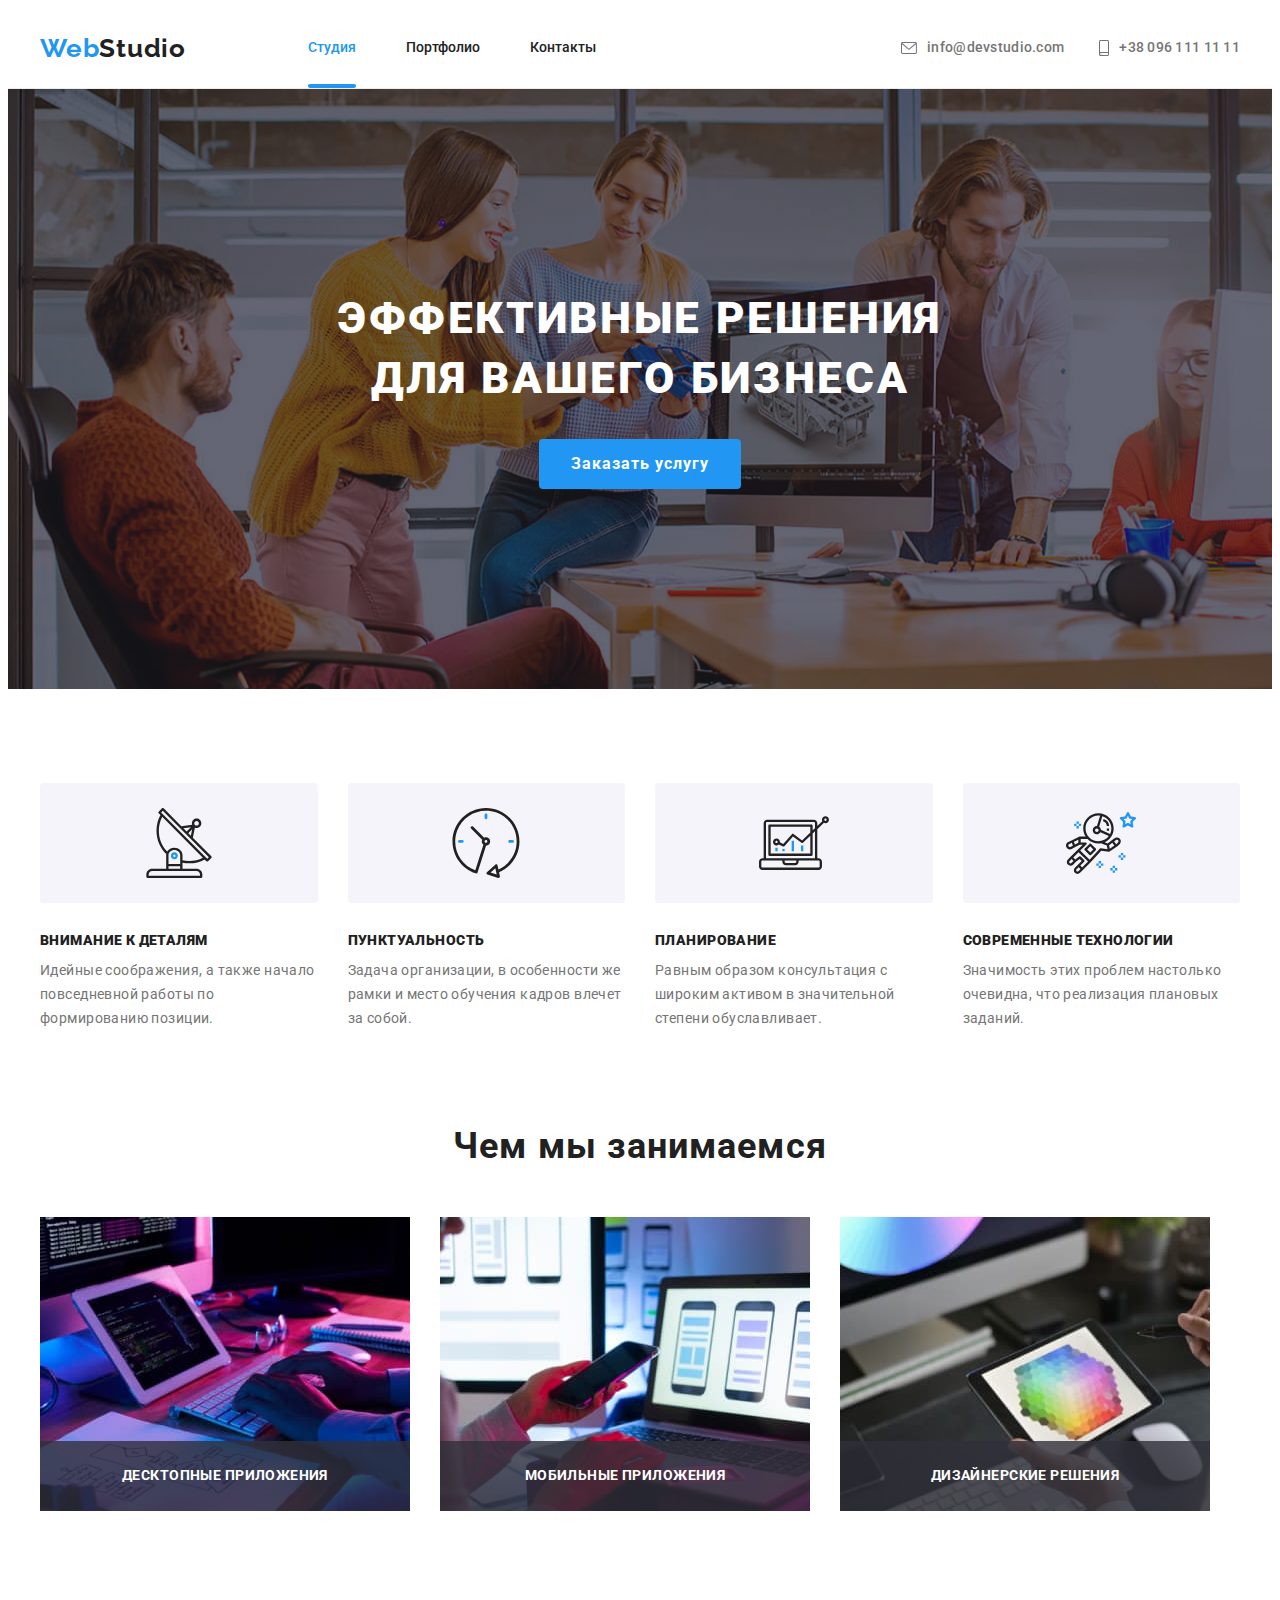
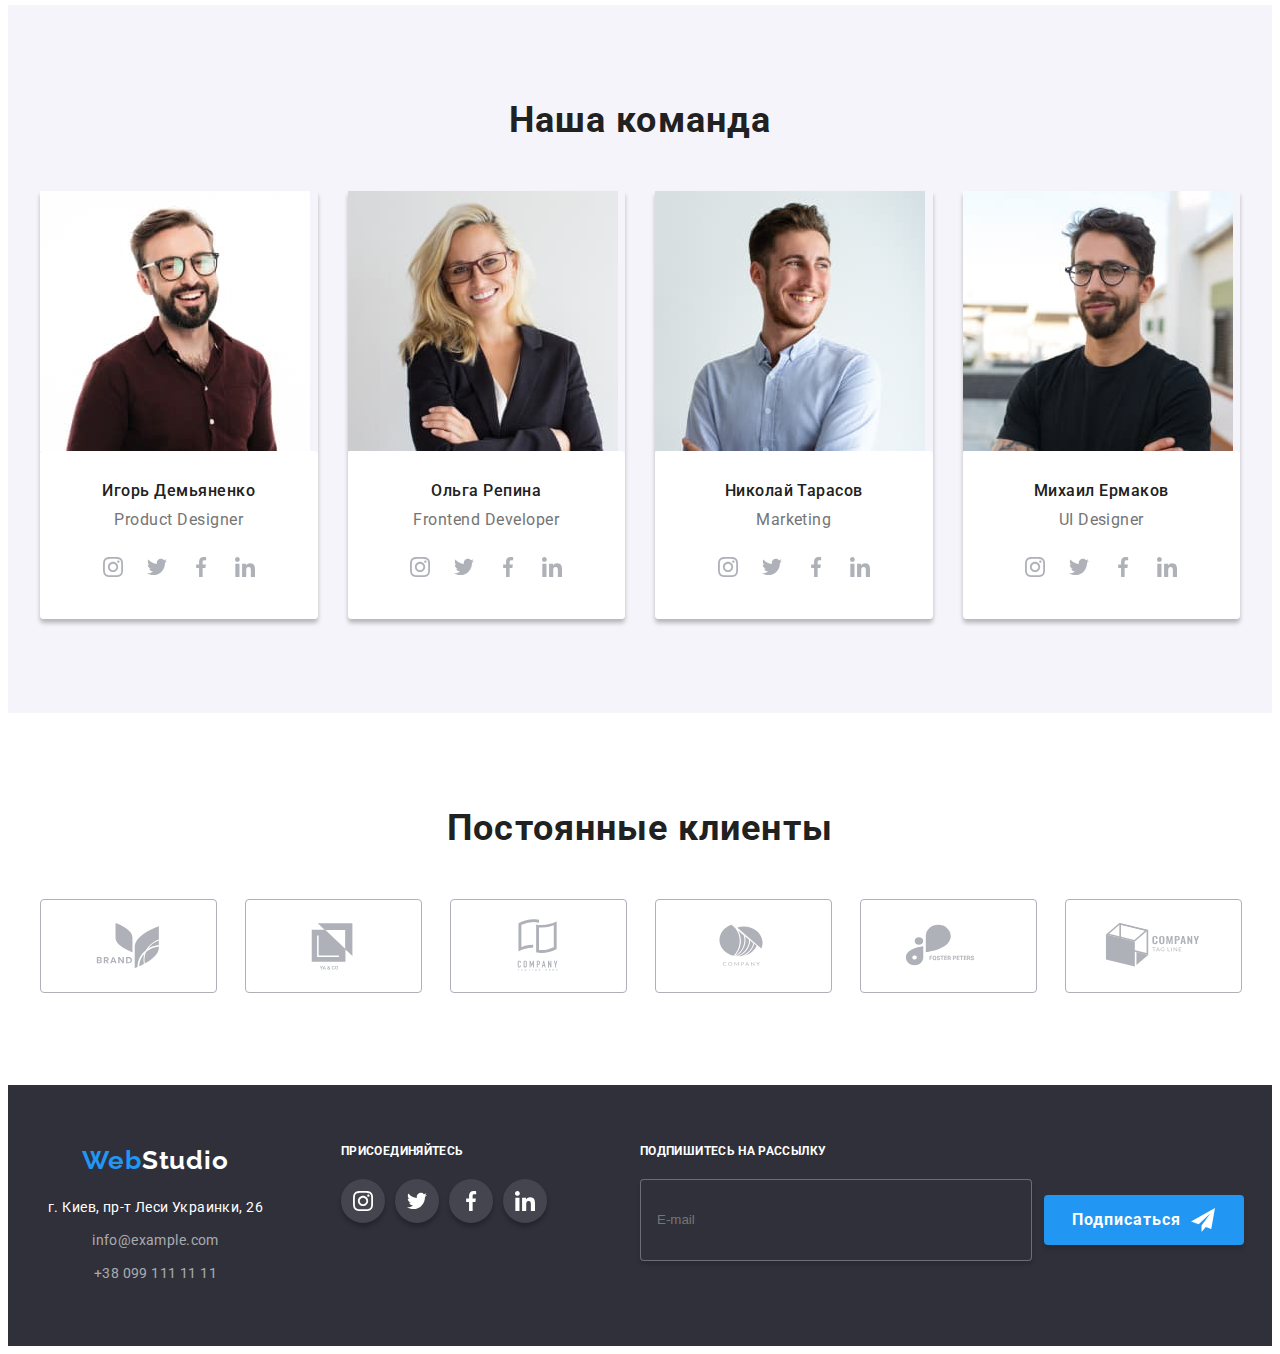
<file: index.html>
<!DOCTYPE html>
<html lang="ru">
  <head>
    <meta charset="UTF-8" />
    <meta http-equiv="X-UA-Compatible" content="IE=edge" />
    <meta name="viewport" content="width=device-width, initial-scale=1.0" />

    <title>Studio</title>
    <link rel="preconnect" href="https://fonts.googleapis.com" />
    <link rel="preconnect" href="https://fonts.gstatic.com" crossorigin />
    <link
      href="https://fonts.googleapis.com/css2?family=Raleway:wght@700&family=Roboto:wght@400;500;700;900&display=swap"
      rel="stylesheet"
    />
    <link
      rel="stylesheet"
      href="https://cdnjs.cloudflare.com/ajax/libs/modern-normalize/1.1.0/modern-normalize.min.css"
      integrity="sha512-wpPYUAdjBVSE4KJnH1VR1HeZfpl1ub8YT/NKx4PuQ5NmX2tKuGu6U/JRp5y+Y8XG2tV+wKQpNHVUX03MfMFn9Q=="
      crossorigin="anonymous"
      referrerpolicy="no-referrer"
    />
    <!-- <link rel="stylesheet" href="./css/styles.css" /> -->
    <link rel="stylesheet" href="./css/main.css" />
  </head>
  <body>
    <header class="header">
      <div class="container header__container">
        <a href="/" class="logo">
          Web<span class="logo__color">Studio</span>
        </a>
        <button type="button" class="menu-open-btn">
          <svg width="39" height="39" aria-label="переключатель моб меню">
            <use class="icon-menu" href="./images/sprite.svg#icon-menu"></use>
          </svg>
        </button>
        <div class="mobile-menu" data-menu>
          <button type="button" class="menu-close-btn">
            <svg width="40" height="40" aria-label="переключатель моб меню">
              <use
                class="icon-menu"
                href="./images/sprite.svg#icon-close-black"
              ></use>
            </svg>
          </button>

          <div class="tablet-header">
            <nav class="header-nav">
              <ul class="site-nav">
                <li>
                  <a href="./index.html" class="site-nav__link current"
                    >Студия</a
                  >
                </li>
                <li>
                  <a href="./portfolio.html" class="site-nav__link">
                    Портфолио</a
                  >
                </li>
                <li><a href="" class="site-nav__link">Контакты</a></li>
              </ul>
            </nav>
            <div>
              <ul class="contacts">
                <li class="contacts__item">
                  <a
                    href="mailto:info@devstudio.com"
                    class="contacts__link contacts__link--mail"
                  >
                    <svg class="contacts__icon--mail">
                      <use href="./images/sprite.svg#icon-mail-icon"></use>
                    </svg>
                    info@devstudio.com</a
                  >
                </li>
                <li class="contacts__item">
                  <a
                    href="tel:+380961111111"
                    class="contacts__link contacts__link--tel"
                  >
                    <svg class="contacts__icon--tel">
                      <use href="./images/sprite.svg#icon-smartphone"></use>
                    </svg>
                    +38 096 111 11 11</a
                  >
                </li>
              </ul>
              <ul class="mobile-menu-soc-list">
                <li class="mobile-menu-soc-item">
                  <a href="" class="mobile-menu-soc-item__link">Instagram</a>
                </li>
                <li class="mobile-menu-soc-item">
                  <a href="" class="mobile-menu-soc-item__link">Twitter</a>
                </li>
                <li class="mobile-menu-soc-item">
                  <a href="" class="mobile-menu-soc-item__link">Facebook</a>
                </li>
                <li class="mobile-menu-soc-item">
                  <a href="" class="mobile-menu-soc-item__link">LinkedIn</a>
                </li>
              </ul>
            </div>
          </div>
        </div>
      </div>
    </header>
    <!-- Блок Эффективные решения для вашего бизнеса-->
    <main>
      <section class="banner">
        <div class="container">
          <h1 class="banner__title">
            Эффективные решения <br />
            для вашего бизнеса
          </h1>
          <button type="button" class="banner-btn" data-modal-open>
            Заказать услугу
          </button>
        </div>
      </section>

      <!-- Наши преимущества-->
      <section class="section">
        <div class="container">
          <h2 class="visually-hidden">Наши преимущества</h2>
          <ul class="benefits-list">
            <li class="benefits-list__item">
              <div class="benefits-list__box">
                <svg width="70" height="70">
                  <use href="./images/sprite.svg#icon-antenna"></use>
                </svg>
              </div>
              <h3 class="benefits-list__title">Внимание к деталям</h3>
              <p class="benefits-list__text">
                Идейные соображения, а также начало повседневной работы по
                формированию позиции.
              </p>
            </li>
            <li class="benefits-list__item">
              <div class="benefits-list__box">
                <svg width="70" height="70">
                  <use href="./images/sprite.svg#icon-clock"></use>
                </svg>
              </div>
              <h3 class="benefits-list__title">Пунктуальность</h3>
              <p class="benefits-list__text">
                Задача организации, в особенности же рамки и место обучения
                кадров влечет за собой.
              </p>
            </li>
            <li class="benefits-list__item">
              <div class="benefits-list__box">
                <svg width="70" height="70">
                  <use href="./images/sprite.svg#icon-diagram"></use>
                </svg>
              </div>
              <h3 class="benefits-list__title">Планирование</h3>
              <p class="benefits-list__text">
                Равным образом консультация с широким активом в значительной
                степени обуславливает.
              </p>
            </li>
            <li class="benefits-list__item">
              <div class="benefits-list__box">
                <svg width="70" height="70">
                  <use href="./images/sprite.svg#icon-astronaut"></use>
                </svg>
              </div>
              <h3 class="benefits-list__title">Современные технологии</h3>
              <p class="benefits-list__text">
                Значимость этих проблем настолько очевидна, что реализация
                плановых заданий.
              </p>
            </li>
          </ul>
        </div>
      </section>

      <section class="section biz">
        <div class="container">
          <h2 class="biz-title">Чем мы занимаемся</h2>
          <ul class="biz-item">
            <li class="biz-img">
              <picture>
                <source
                  srcset="./images/comp1x.jpg 1x, ./images/comp2x.jpg 2x"
                  media="(min-width: 1200px)"
                />
                <img src="./images/comp2x.jpg" alt="ДЕСКТОПНЫЕ ПРИЛОЖЕНИЯ" />
              </picture>
              <p class="biz-cover-text">ДЕСКТОПНЫЕ ПРИЛОЖЕНИЯ</p>
            </li>
            <li class="biz-img">
              <picture>
                <source
                  srcset="./images/mob1x.jpg 1x, ./images/mob2x.jpg 2x"
                  media="(min-width: 1200px)"
                />
                <img src="./images/mob2x.jpg" alt="МОБИЛЬНЫЕ ПРИЛОЖЕНИЯ" />
              </picture>
              <p class="biz-cover-text">МОБИЛЬНЫЕ ПРИЛОЖЕНИЯ</p>
            </li>
            <li class="biz-img">
              <picture>
                <source
                  srcset="./images/disign1x.jpg 1x, ./images/disign2x.jpg 2x"
                  media="(min-width: 1200px)"
                />
                <img src="./images/disign2x.jpg" alt="ДИЗАЙНЕРСКИЕ РЕШЕНИЯ" />
              </picture>
              <p class="biz-cover-text">ДИЗАЙНЕРСКИЕ РЕШЕНИЯ</p>
            </li>
          </ul>
        </div>
      </section>

      <section class="section team">
        <div class="container">
          <h2 class="team-title">Наша команда</h2>
          <ul class="team-item">
            <li class="team-img">
              <div class="team-text">
                <picture>
                  <source
                    srcset="
                      ./images/team/igor-desktop1x.jpg 1x,
                      ./images/team/igor-desktop2x.jpg 2x
                    "
                    media="(min-width: 1200px)"
                  />
                  <source
                    srcset="
                      ./images/team/igor-tablet1x.jpg 1x,
                      ./images/team/igor-tablet2x.jpg 2x
                    "
                    media="(min-width: 768px)"
                  />
                  <source
                    srcset="
                      ./images/team/igor-mobile1x.jpg 1x,
                      ./images/team/igor-mobile2x.jpg 2x
                    "
                    media="(min-width: 320px)"
                  />
                  <img
                    src="./images/team/igor-mobile2x.jpg"
                    alt="Игорь Демьяненко"
                  />
                </picture>

                <div class="team-inside">
                  <h3 class="team-name">Игорь Демьяненко</h3>
                  <p class="team-prof">Product Designer</p>
                  <ul class="team-soc-list">
                    <li class="team-soc-item">
                      <a href="" class="team-soc-link">
                        <svg class="team-soc-icon" width="20" height="20">
                          <use href="./images/sprite.svg#icon-instagram"></use>
                        </svg>
                      </a>
                    </li>
                    <li class="team-soc-item">
                      <a href="" class="team-soc-link">
                        <svg class="team-soc-icon" width="20" height="20">
                          <use
                            href="./images/sprite.svg#icon-twitter"
                          ></use></svg
                      ></a>
                    </li>
                    <li class="team-soc-item">
                      <a href="" class="team-soc-link">
                        <svg class="team-soc-icon" width="20" height="20">
                          <use href="./images/sprite.svg#icon-facebook"></use>
                        </svg>
                      </a>
                    </li>
                    <li class="team-soc-item">
                      <a href="" class="team-soc-link">
                        <svg class="team-soc-icon" width="20" height="20">
                          <use href="./images/sprite.svg#icon-linkedin"></use>
                        </svg>
                      </a>
                    </li>
                  </ul>
                </div>
              </div>
            </li>

            <li class="team-img">
              <div class="team-text">
                <picture>
                  <source
                    srcset="
                      ./images/team/olga-desktop1x.jpg 1x,
                      ./images/team/olga-desktop2x.jpg 2x
                    "
                    media="(min-width: 1200px)"
                  />
                  <source
                    srcset="
                      ./images/team/olga-tablet1x.jpg 1x,
                      ./images/team/olga-tablet2x.jpg 2x
                    "
                    media="(min-width: 768px)"
                  />
                  <source
                    srcset="
                      ./images/team/olga-mobile1x.jpg 1x,
                      ./images/team/olga-mobile2x.jpg 2x
                    "
                    media="(min-width: 320px)"
                  />
                  <img
                    src="./images/team/olga-mobile2x.jpg"
                    alt="Ольга Репина"
                  />
                </picture>

                <div class="team-inside">
                  <h3 class="team-name">Ольга Репина</h3>
                  <p class="team-prof">Frontend Developer</p>
                  <ul class="team-soc-list">
                    <li class="team-soc-item">
                      <a href="" class="team-soc-link">
                        <svg class="team-soc-icon" width="20" height="20">
                          <use href="./images/sprite.svg#icon-instagram"></use>
                        </svg>
                      </a>
                    </li>
                    <li class="team-soc-item">
                      <a href="" class="team-soc-link">
                        <svg class="team-soc-icon" width="20" height="20">
                          <use
                            href="./images/sprite.svg#icon-twitter"
                          ></use></svg
                      ></a>
                    </li>
                    <li class="team-soc-item">
                      <a href="" class="team-soc-link">
                        <svg class="team-soc-icon" width="20" height="20">
                          <use href="./images/sprite.svg#icon-facebook"></use>
                        </svg>
                      </a>
                    </li>
                    <li class="team-soc-item">
                      <a href="" class="team-soc-link">
                        <svg class="team-soc-icon" width="20" height="20">
                          <use href="./images/sprite.svg#icon-linkedin"></use>
                        </svg>
                      </a>
                    </li>
                  </ul>
                </div>
              </div>
            </li>
            <li class="team-img">
              <div class="team-text">
                <picture>
                  <source
                    srcset="
                      ./images/team/nik-desktop1x.jpg 1x,
                      ./images/team/nik-desktop2x.jpg 2x
                    "
                    media="(min-width: 1200px)"
                  />
                  <source
                    srcset="
                      ./images/team/nik-tablet1x.jpg 1x,
                      ./images/team/nik-tablet2x.jpg 2x
                    "
                    media="(min-width: 768px)"
                  />
                  <source
                    srcset="
                      ./images/team/nik-mobile1x.jpg 1x,
                      ./images/team/nik-mobile2x.jpg 2x
                    "
                    media="(min-width: 320px)"
                  />
                  <img
                    src="./images/team/nik-mobile2x.jpg"
                    alt="Николай Тарасов"
                  />
                </picture>

                <div class="team-inside">
                  <h3 class="team-name">Николай Тарасов</h3>
                  <p class="team-prof">Marketing</p>
                  <ul class="team-soc-list">
                    <li class="team-soc-item">
                      <a href="" class="team-soc-link">
                        <svg class="team-soc-icon" width="20" height="20">
                          <use href="./images/sprite.svg#icon-instagram"></use>
                        </svg>
                      </a>
                    </li>
                    <li class="team-soc-item">
                      <a href="" class="team-soc-link">
                        <svg class="team-soc-icon" width="20" height="20">
                          <use
                            href="./images/sprite.svg#icon-twitter"
                          ></use></svg
                      ></a>
                    </li>
                    <li class="team-soc-item">
                      <a href="" class="team-soc-link">
                        <svg class="team-soc-icon" width="20" height="20">
                          <use href="./images/sprite.svg#icon-facebook"></use>
                        </svg>
                      </a>
                    </li>
                    <li class="team-soc-item">
                      <a href="" class="team-soc-link">
                        <svg class="team-soc-icon" width="20" height="20">
                          <use href="./images/sprite.svg#icon-linkedin"></use>
                        </svg>
                      </a>
                    </li>
                  </ul>
                </div>
              </div>
            </li>
            <li class="team-img">
              <div class="team-text">
                <picture>
                  <source
                    srcset="
                      ./images/team/mich-desktop1x.jpg 1x,
                      ./images/team/mich-desktop2x.jpg 2x
                    "
                    media="(min-width: 1200px)"
                  />
                  <source
                    srcset="
                      ./images/team/mich-tablet1x.jpg 1x,
                      ./images/team/mich-tablet2x.jpg 2x
                    "
                    media="(min-width: 768px)"
                  />
                  <source
                    srcset="
                      ./images/team/mich-mobile1x.jpg 1x,
                      ./images/team/mich-mobile2x.jpg 2x
                    "
                    media="(min-width: 320px)"
                  />
                  <img
                    src="./images/team/mich-mobile2x.jpg"
                    alt="Михаил Ермаков"
                  />
                </picture>

                <div class="team-inside">
                  <h3 class="team-name">Михаил Ермаков</h3>
                  <p class="team-prof">UI Designer</p>
                  <ul class="team-soc-list">
                    <li class="team-soc-item">
                      <a href="" class="team-soc-link">
                        <svg class="team-soc-icon" width="20" height="20">
                          <use href="./images/sprite.svg#icon-instagram"></use>
                        </svg>
                      </a>
                    </li>
                    <li class="team-soc-item">
                      <a href="" class="team-soc-link">
                        <svg class="team-soc-icon" width="20" height="20">
                          <use
                            href="./images/sprite.svg#icon-twitter"
                          ></use></svg
                      ></a>
                    </li>
                    <li class="team-soc-item">
                      <a href="" class="team-soc-link">
                        <svg class="team-soc-icon" width="20" height="20">
                          <use href="./images/sprite.svg#icon-facebook"></use>
                        </svg>
                      </a>
                    </li>
                    <li class="team-soc-item">
                      <a href="" class="team-soc-link">
                        <svg class="team-soc-icon" width="20" height="20">
                          <use href="./images/sprite.svg#icon-linkedin"></use>
                        </svg>
                      </a>
                    </li>
                  </ul>
                </div>
              </div>
            </li>
          </ul>
        </div>
      </section>
      <!----------------Постоянные клиенты------------------->
      <section class="section">
        <div class="container">
          <h2 class="clients">Постоянные клиенты</h2>
          <ul class="clients-logo-list">
            <li class="clients-icon-elements">
              <a href="" class="icon-link">
                <svg class="clients-icon-item" width="106" height="60">
                  <use href="./images/sprite.svg#icon-Logo-five"></use>
                </svg>
              </a>
            </li>
            <li class="clients-icon-elements">
              <a href="" class="icon-link">
                <svg class="clients-icon-item" width="106" height="60">
                  <use href="./images/sprite.svg#icon-Logo-one"></use>
                </svg>
              </a>
            </li>
            <li class="clients-icon-elements">
              <a href="" class="icon-link">
                <svg class="clients-icon-item" width="106" height="60">
                  <use href="./images/sprite.svg#icon-Logo-two"></use>
                </svg>
              </a>
            </li>
            <li class="clients-icon-elements">
              <a href="" class="icon-link">
                <svg class="clients-icon-item" width="106" height="60">
                  <use href="./images/sprite.svg#icon-Logo-three"></use>
                </svg>
              </a>
            </li>
            <li class="clients-icon-elements">
              <a href="" class="icon-link">
                <svg class="clients-icon-item" width="106" height="60">
                  <use href="./images/sprite.svg#icon-Logo-four"></use>
                </svg>
              </a>
            </li>
            <li class="clients-icon-elements">
              <a href="" class="icon-link">
                <svg class="clients-icon-item" width="106" height="60">
                  <use href="./images/sprite.svg#icon-Logo-six"></use>
                </svg>
              </a>
            </li>
          </ul>
        </div>
      </section>
    </main>

    <footer class="footer">
      <div class="container footer-flex-cont">
        <div class="footer-tablet">
          <div class="footer-cont">
            <a href="/" class="footer-logo">
              <p>Web<span class="footer-logo-logo">Studio</span></p>
            </a>
            <address class="footer-address">
              <ul class="footer-list">
                <li class="footer-item">
                  <a
                    href="https://goo.gl/maps/CMXkun6qxGQYR8TdA"
                    class="footer-item"
                    >г. Киев, пр-т Леси Украинки, 26</a
                  >
                </li>
                <li class="footer-item">
                  <a href="mailto:info@example.com" class="footer-mail"
                    >info@example.com</a
                  >
                </li>
                <li class="footer-item">
                  <a href="tel:+380991111111" class="footer-tel"
                    >+38 099 111 11 11</a
                  >
                </li>
              </ul>
            </address>
          </div>
          <div class="footer-soc">
            <p class="footer-text-add">ПРИСОЕДИНЯЙТЕСЬ</p>
            <ul class="footer-soc-list">
              <li class="footer-soc-item">
                <a href="" class="footer-soc-link">
                  <svg class="footer-soc-icon" width="20" height="20">
                    <use href="./images/sprite.svg#icon-instagram"></use>
                  </svg>
                </a>
              </li>
              <li class="footer-soc-item">
                <a href="" class="footer-soc-link">
                  <svg class="footer-soc-icon" width="20" height="20">
                    <use href="./images/sprite.svg#icon-twitter"></use></svg
                ></a>
              </li>
              <li class="footer-soc-item">
                <a href="" class="footer-soc-link">
                  <svg class="footer-soc-icon" width="20" height="20">
                    <use href="./images/sprite.svg#icon-facebook"></use>
                  </svg>
                </a>
              </li>
              <li class="footer-soc-item">
                <a href="" class="footer-soc-link">
                  <svg class="footer-soc-icon" width="20" height="20">
                    <use href="./images/sprite.svg#icon-linkedin"></use>
                  </svg>
                </a>
              </li>
            </ul>
          </div>
        </div>
        <div>
          <p class="footer-text-add">ПОДПИШИТЕСЬ НА РАССЫЛКУ</p>
          <form class="footer-form">
            <label for="footer-subs" class="footer-form-label"></label>
            <input
              type="email"
              class="footer-input"
              name="footer-subs"
              placeholder="E-mail"
              id="footer-subs"
            />
            <button type="submit" class="footer-btn-subscribe">
              Подписаться
              <svg class="footer-icon" width="24" height="24">
                <use href="./images/sprite.svg#icon-icon"></use>
              </svg>
            </button>
          </form>
        </div>
      </div>
    </footer>

    <div class="backdrop is-hidden" data-modal>
      <div class="modal">
        <button type="button" class="modal-close-btn" data-modal-close>
          <svg class="" width="18" height="18">
            <use href="./images/sprite.svg#icon-close-black"></use>
          </svg>
        </button>
        <p class="title-modal">Оставьте свои данные, мы вам перезвоним</p>
        <form>
          <label class="modal-label" for="user-name">Имя</label>
          <div class="modal-input-wrap">
            <input
              type="text"
              class="modal-input"
              name="user-name"
              id="user-name"
            />
            <svg class="input-icon" width="18" height="18">
              <use href="./images/sprite.svg#icon-person"></use>
            </svg>
          </div>

          <label class="modal-label" for="user-tel">Телефон </label>
          <div class="modal-input-wrap">
            <input
              type="tel"
              class="modal-input"
              name="user-tel"
              id="user-tel"
            />
            <svg class="input-icon" width="18" height="18">
              <use href="./images/sprite.svg#icon-phone"></use>
            </svg>
          </div>

          <label class="modal-label" for="user-email">Почта</label>
          <div class="modal-input-wrap">
            <input
              type="email"
              class="modal-input"
              name="user-email"
              id="user-email"
            />
            <svg class="input-icon" width="18" height="18">
              <use href="./images/sprite.svg#icon-email"></use>
            </svg>
          </div>

          <label class="modal-label"
            >Комментарий
            <textarea
              name="user-comments"
              id="user-comments"
              placeholder="Введите текст"
              class="modal-text"
            ></textarea>
          </label>
          <div class="modal-field">
            <input
              type="checkbox"
              class="input-chek is-hidden"
              id="input-chek"
              name="policy"
              value="policy"
            />
            <label class="check-text" for="input-chek">
              <span class="check-text-span">
                <svg class="icon-check" width="11" height="8">
                  <use href="./images/sprite.svg#icon-check"></use>
                </svg>
              </span>
              Соглашаюсь с рассылкой и принимаю &nbsp;
              <a href="" class="check-policy"> Условия договора</a>
            </label>
          </div>
          <button type="submit" class="modal-btn-send">Отправить</button>
        </form>
      </div>
    </div>
    <script src="./js/modal.js"></script>
    <script src="./js/menu.js"></script>
  </body>
</html>
</file>
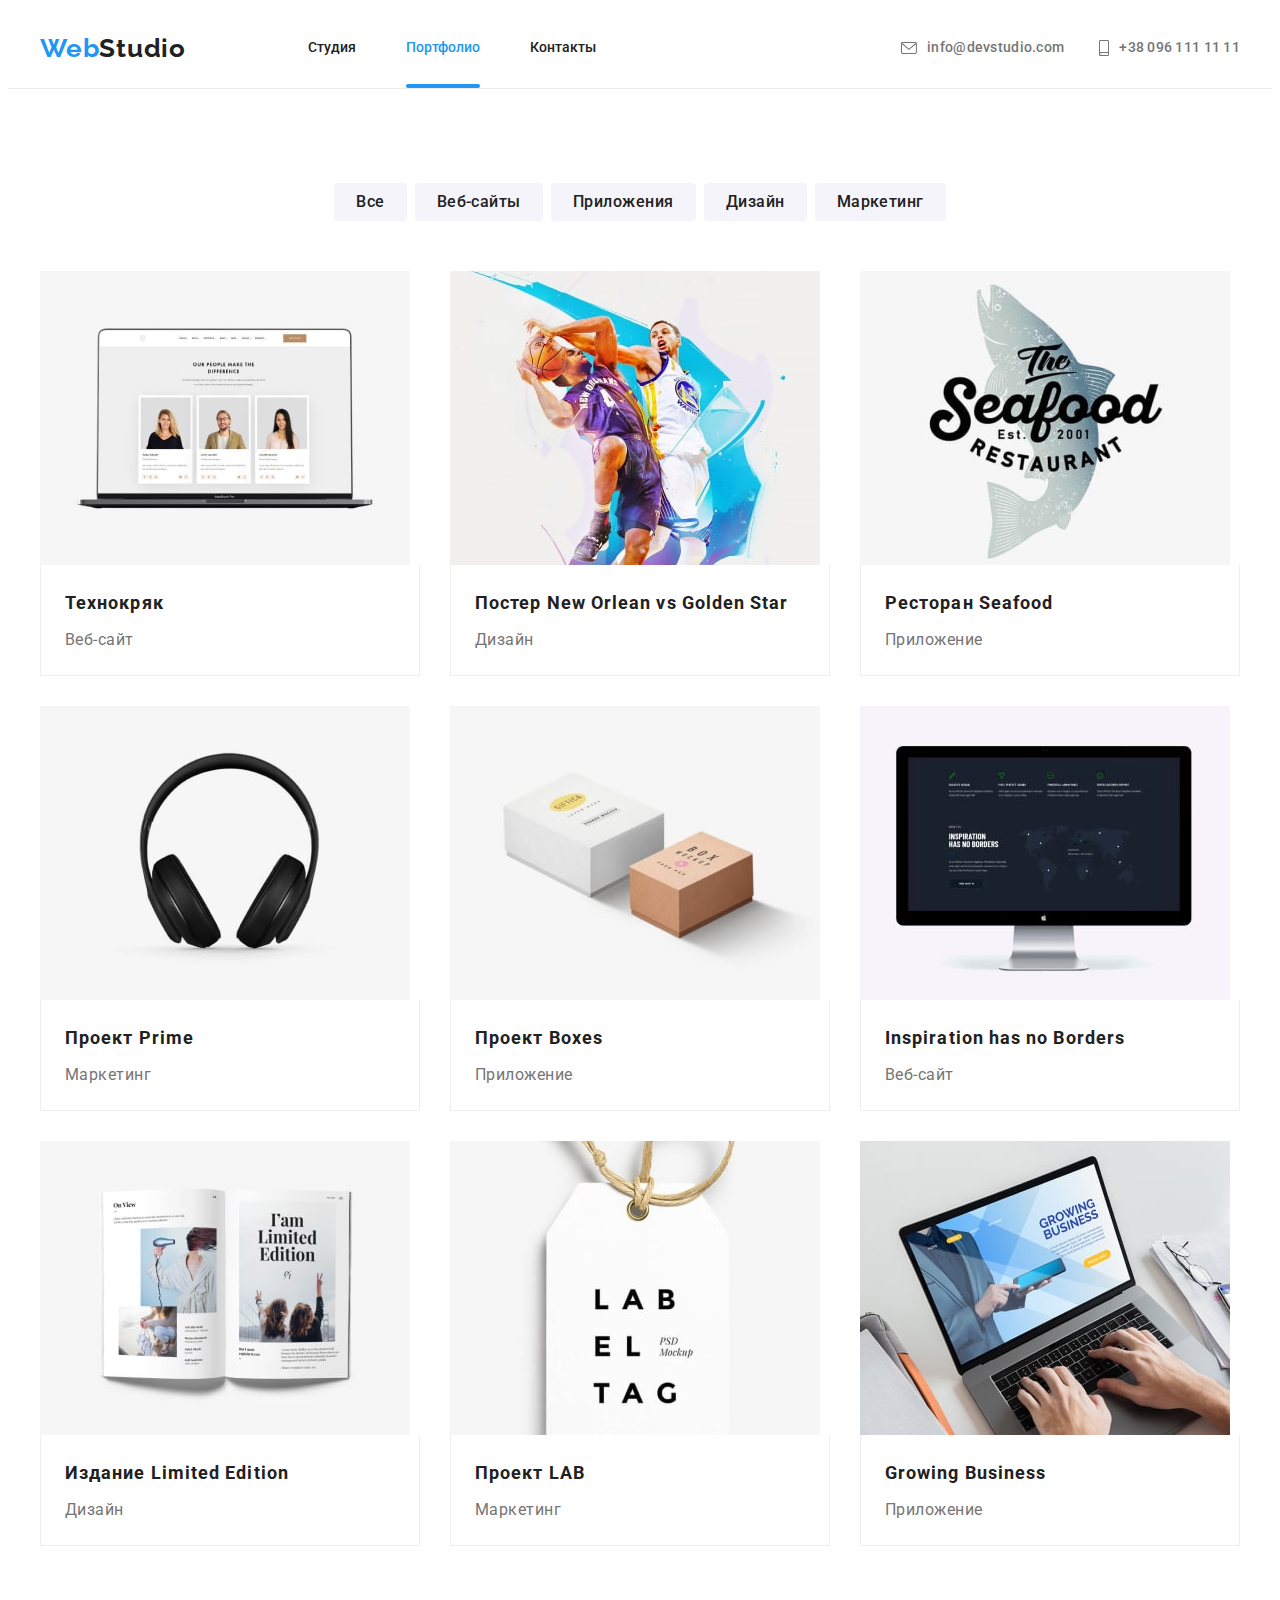
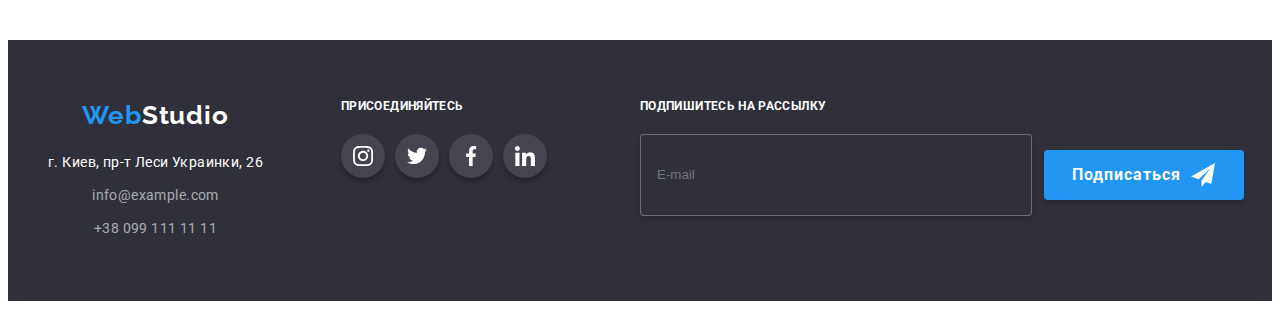
<file: portfolio.html>
<!DOCTYPE html>
<html lang="ru">
  <head>
    <meta charset="UTF-8" />
    <meta http-equiv="X-UA-Compatible" content="IE=edge" />
    <meta name="viewport" content="width=device-width, initial-scale=1.0" />

    <title>Portfolio</title>
    <link rel="preconnect" href="https://fonts.googleapis.com" />
    <link rel="preconnect" href="https://fonts.gstatic.com" crossorigin />
    <link
      href="https://fonts.googleapis.com/css2?family=Raleway:wght@700&family=Roboto:wght@400;500;700;900&display=swap"
      rel="stylesheet"
    />
    <link
      rel="stylesheet"
      href="https://cdnjs.cloudflare.com/ajax/libs/modern-normalize/1.1.0/modern-normalize.min.css"
      integrity="sha512-wpPYUAdjBVSE4KJnH1VR1HeZfpl1ub8YT/NKx4PuQ5NmX2tKuGu6U/JRp5y+Y8XG2tV+wKQpNHVUX03MfMFn9Q=="
      crossorigin="anonymous"
      referrerpolicy="no-referrer"
    />
    <!-- <link rel="stylesheet" href="./css/styles.css" /> -->
    <link rel="stylesheet" href="./css/main.css" />
  </head>
  <body>
    <header class="header">
      <div class="container header__container">
        <a href="/" class="logo">
          Web<span class="logo__color">Studio</span>
        </a>
        <button type="button" class="menu-open-btn">
          <svg width="39" height="39" aria-label="переключатель моб меню">
            <use class="icon-menu" href="./images/sprite.svg#icon-menu"></use>
          </svg>
        </button>
        <div class="mobile-menu" data-menu>
          <button type="button" class="menu-close-btn">
            <svg width="40" height="40" aria-label="переключатель моб меню">
              <use
                class="icon-menu"
                href="./images/sprite.svg#icon-close-black"
              ></use>
            </svg>
          </button>

          <div class="tablet-header">
            <nav class="header-nav">
              <ul class="site-nav">
                <li>
                  <a href="./index.html" class="site-nav__link">Студия</a>
                </li>
                <li>
                  <a href="./portfolio.html" class="site-nav__link current">
                    Портфолио</a
                  >
                </li>
                <li><a href="" class="site-nav__link">Контакты</a></li>
              </ul>
            </nav>
            <div>
              <ul class="contacts">
                <li class="contacts__item">
                  <a
                    href="mailto:info@devstudio.com"
                    class="contacts__link contacts__link--mail"
                  >
                    <svg class="contacts__icon--mail">
                      <use href="./images/sprite.svg#icon-mail-icon"></use>
                    </svg>
                    info@devstudio.com</a
                  >
                </li>
                <li class="contacts__item">
                  <a
                    href="tel:+380961111111"
                    class="contacts__link contacts__link--tel"
                  >
                    <svg class="contacts__icon--tel">
                      <use href="./images/sprite.svg#icon-smartphone"></use>
                    </svg>
                    +38 096 111 11 11</a
                  >
                </li>
              </ul>
              <ul class="mobile-menu-soc-list">
                <li class="mobile-menu-soc-item">
                  <a href="" class="mobile-menu-soc-item__link">Instagram</a>
                </li>
                <li class="mobile-menu-soc-item">
                  <a href="" class="mobile-menu-soc-item__link">Twitter</a>
                </li>
                <li class="mobile-menu-soc-item">
                  <a href="" class="mobile-menu-soc-item__link">Facebook</a>
                </li>
                <li class="mobile-menu-soc-item">
                  <a href="" class="mobile-menu-soc-item__link">LinkedIn</a>
                </li>
              </ul>
            </div>
          </div>
        </div>
      </div>
    </header>

    <main>
      <section class="section">
        <div class="container">
          <h1 class="visually-hidden">Наши проекты</h1>
          <ul class="filters">
            <li class="flt-btn">
              <button type="button" class="filters-btn">Все</button>
            </li>
            <li class="flt-btn">
              <button type="button" class="filters-btn">Веб-сайты</button>
            </li>
            <li class="flt-btn">
              <button type="button" class="filters-btn">Приложения</button>
            </li>
            <li class="flt-btn">
              <button type="button" class="filters-btn">Дизайн</button>
            </li>
            <li class="flt-btn">
              <button type="button" class="filters-btn">Маркетинг</button>
            </li>
          </ul>

          <ul class="image-list">
            <li class="projects-img">
              <a href="" class="projects-link">
                <div class="projects-top-wrap">
                  <picture class="image-item">
                    <source
                      srcset="
                        ./images/portfolio/techno-desk1x.jpg 1x,
                        ./images/portfolio/techno-desk2x.jpg 2x
                      "
                      media="(min-width: 1200px)"
                    />
                    <source
                      srcset="
                        ./images/portfolio/techno-tab1x.jpg 1x,
                        ./images/portfolio/techno-tab2x.jpg 2x
                      "
                      media="(min-width: 768px)"
                    />
                    <source
                      srcset="
                        ./images/portfolio/techno-mob1x.jpg 1x,
                        ./images/portfolio/techno-mob2x.jpg 2x
                      "
                      media="(min-width: 320px)"
                    />
                    <img
                      src="/images/portfolio/techno-mob2x.jpg"
                      alt="Веб-сайт"
                    />
                  </picture>
                  <p class="projects-top-text">
                    Ресурс предлагает комплексные предложения с разным уровнем
                    функционала и сервисов. Все это позволит посетителю получить
                    исчерпывающие сведения о компании или частном лице.
                  </p>
                </div>
                <div class="projects-text">
                  <h2 class="text-item">Технокряк</h2>
                  <p class="text-item-desk">Веб-сайт</p>
                </div>
              </a>
            </li>
            <li class="projects-img">
              <a href="" class="projects-link">
                <div class="projects-top-wrap">
                  <picture class="image-item">
                    <source
                      srcset="
                        ./images/portfolio/new-orlean-desk1x.jpg 1x,
                        ./images/portfolio/new-orlean-desk2x.jpg 2x
                      "
                      media="(min-width: 1200px)"
                    />
                    <source
                      srcset="
                        ./images/portfolio/new-orlean-tab1x.jpg 1x,
                        ./images/portfolio/new-orlean-tab2x.jpg 2x
                      "
                      media="(min-width: 768px)"
                    />
                    <source
                      srcset="
                        ./images/portfolio/new-orlean-mob1x.jpg 1x,
                        ./images/portfolio/new-orlean-mob2x.jpg 2x
                      "
                      media="(min-width: 320px)"
                    />
                    <img
                      src="/images/portfolio/new-orlean-mob2x.jpg"
                      alt="Дизайн"
                    />
                  </picture>
                  <p class="projects-top-text">
                    Ресурс предлагает комплексные предложения с разным уровнем
                    функционала и сервисов. Все это позволит посетителю получить
                    исчерпывающие сведения о компании или частном лице.
                  </p>
                </div>
                <div class="projects-text">
                  <h2 class="text-item">
                    Постер <span lang="en"> New Orlean vs Golden Star </span>
                  </h2>
                  <p class="text-item-desk">Дизайн</p>
                </div>
              </a>
            </li>
            <li class="projects-img">
              <a href="" class="projects-link">
                <div class="projects-top-wrap">
                  <picture class="image-item">
                    <source
                      srcset="
                        ./images/portfolio/seafood-desk1x.jpg 1x,
                        ./images/portfolio/seafood-desk2x.jpg 2x
                      "
                      media="(min-width: 1200px)"
                    />
                    <source
                      srcset="
                        ./images/portfolio/seafood-tab1x.jpg 1x,
                        ./images/portfolio/seafood-tab2x.jpg 2x
                      "
                      media="(min-width: 768px)"
                    />
                    <source
                      srcset="
                        ./images/portfolio/seafood-mob1x.jpg 1x,
                        ./images/portfolio/seafood-mob2x.jpg 2x
                      "
                      media="(min-width: 320px)"
                    />
                    <img
                      src="/images/portfolio/seafood-mob2x.jpg"
                      alt="Приложение"
                    />
                  </picture>
                  <p class="projects-top-text">
                    Ресурс предлагает комплексные предложения с разным уровнем
                    функционала и сервисов. Все это позволит посетителю получить
                    исчерпывающие сведения о компании или частном лице.
                  </p>
                </div>
                <div class="projects-text">
                  <h2 class="text-item">
                    Ресторан <span lang="en">Seafood </span>
                  </h2>
                  <p class="text-item-desk">Приложение</p>
                </div>
              </a>
            </li>
            <li class="projects-img">
              <a href="" class="projects-link">
                <div class="projects-top-wrap">
                  <picture class="image-item">
                    <source
                      srcset="
                        ./images/portfolio/prime-desk1x.jpg 1x,
                        ./images/portfolio/prime-desk2x.jpg 2x
                      "
                      media="(min-width: 1200px)"
                    />
                    <source
                      srcset="
                        ./images/portfolio/prime-tab1x.jpg 1x,
                        ./images/portfolio/prime-tab2x.jpg 2x
                      "
                      media="(min-width: 768px)"
                    />
                    <source
                      srcset="
                        ./images/portfolio/prime-mob1x.jpg 1x,
                        ./images/portfolio/prime-mob2x.jpg 2x
                      "
                      media="(min-width: 320px)"
                    />
                    <img
                      src="/images/portfolio/prime-mob2x.jpg"
                      alt="Маркетинг"
                    />
                  </picture>
                  <p class="projects-top-text">
                    Ресурс предлагает комплексные предложения с разным уровнем
                    функционала и сервисов. Все это позволит посетителю получить
                    исчерпывающие сведения о компании или частном лице.
                  </p>
                </div>
                <div class="projects-text">
                  <h2 class="text-item">
                    Проект <span lang="en"> Prime</span>
                  </h2>
                  <p class="text-item-desk">Маркетинг</p>
                </div>
              </a>
            </li>
            <li class="projects-img">
              <a href="" class="projects-link">
                <div class="projects-top-wrap">
                  <picture class="image-item">
                    <source
                      srcset="
                        ./images/portfolio/boxes-desk1x.jpg 1x,
                        ./images/portfolio/boxes-desk2x.jpg 2x
                      "
                      media="(min-width: 1200px)"
                    />
                    <source
                      srcset="
                        ./images/portfolio/boxes-tab1x.jpg 1x,
                        ./images/portfolio/boxes-tab2x.jpg 2x
                      "
                      media="(min-width: 768px)"
                    />
                    <source
                      srcset="
                        ./images/portfolio/boxes-mob1x.jpg 1x,
                        ./images/portfolio/boxes-mob2x.jpg 2x
                      "
                      media="(min-width: 320px)"
                    />
                    <img
                      src="/images/portfolio/boxes-mob2x.jpg"
                      alt="Приложение"
                    />
                  </picture>
                  <p class="projects-top-text">
                    Ресурс предлагает комплексные предложения с разным уровнем
                    функционала и сервисов. Все это позволит посетителю получить
                    исчерпывающие сведения о компании или частном лице.
                  </p>
                </div>
                <div class="projects-text">
                  <h2 class="text-item">Проект <span lang="en">Boxes</span></h2>
                  <p class="text-item-desk">Приложение</p>
                </div>
              </a>
            </li>
            <li class="projects-img">
              <a href="" class="projects-link">
                <div class="projects-top-wrap">
                  <picture class="image-item">
                    <source
                      srcset="
                        ./images/portfolio/web-desk1x.jpg 1x,
                        ./images/portfolio/web-desk2x.jpg 2x
                      "
                      media="(min-width: 1200px)"
                    />
                    <source
                      srcset="
                        ./images/portfolio/web-tab1x.jpg 1x,
                        ./images/portfolio/web-tab2x.jpg 2x
                      "
                      media="(min-width:768px)"
                    />
                    <source
                      srcset="
                        ./images/portfolio/web-mob1x.jpg 1x,
                        ./images/portfolio/web-mob2x.jpg 2x
                      "
                      media="(min-width: 320px)"
                    />
                    <img src="/images/portfolio/web-mob2x.jpg" alt="Веб-сайт" />
                  </picture>
                  <p class="projects-top-text">
                    Ресурс предлагает комплексные предложения с разным уровнем
                    функционала и сервисов. Все это позволит посетителю получить
                    исчерпывающие сведения о компании или частном лице.
                  </p>
                </div>
                <div class="projects-text">
                  <h2 class="text-item">
                    <span lang="en"> Inspiration has no Borders </span>
                  </h2>
                  <p class="text-item-desk">Веб-сайт</p>
                </div>
              </a>
            </li>
            <li class="projects-img">
              <a href="" class="projects-link">
                <div class="projects-top-wrap">
                  <picture class="image-item">
                    <source
                      srcset="
                        ./images/portfolio/limited-desk1x.jpg 1x,
                        ./images/portfolio/limited-desk2x.jpg 2x
                      "
                      media="(min-width: 1200px)"
                    />
                    <source
                      srcset="
                        ./images/portfolio/limited-tab1x.jpg 1x,
                        ./images/portfolio/limited-tab2x.jpg 2x
                      "
                      media="(min-width: 768px)"
                    />
                    <source
                      srcset="
                        ./images/portfolio/limited-mob1x.jpg 1x,
                        ./images/portfolio/limited-mob2x.jpg 2x
                      "
                      media="(min-width: 320px)"
                    />
                    <img
                      src="/images/portfolio/limited-mob2x.jpg"
                      alt="Дизайн"
                    />
                  </picture>
                  <p class="projects-top-text">
                    Ресурс предлагает комплексные предложения с разным уровнем
                    функционала и сервисов. Все это позволит посетителю получить
                    исчерпывающие сведения о компании или частном лице.
                  </p>
                </div>
                <div class="projects-text">
                  <h2 class="text-item">
                    Издание <span lang="en">Limited Edition </span>
                  </h2>
                  <p class="text-item-desk">Дизайн</p>
                </div></a
              >
            </li>
            <li class="projects-img">
              <a href="" class="projects-link">
                <div class="projects-top-wrap">
                  <picture class="image-item">
                    <source
                      srcset="
                        ./images/portfolio/lab-desk1x.jpg 1x,
                        ./images/portfolio/lab-desk2x.jpg 2x
                      "
                      media="(min-width: 1200px)"
                    />
                    <source
                      srcset="
                        ./images/portfolio/lab-tab1x.jpg 1x,
                        ./images/portfolio/lab-tab2x.jpg 2x
                      "
                      media="(min-width: 768px)"
                    />
                    <source
                      srcset="
                        ./images/portfolio/lab-mob1x.jpg 1x,
                        ./images/portfolio/lab-mob2x.jpg 2x
                      "
                      media="(min-width: 320px)"
                    />
                    <img src="/images/portfolio/lab-mob2x.jpg" alt="Дизайн" />
                  </picture>
                  <p class="projects-top-text">
                    Ресурс предлагает комплексные предложения с разным уровнем
                    функционала и сервисов. Все это позволит посетителю получить
                    исчерпывающие сведения о компании или частном лице.
                  </p>
                </div>
                <div class="projects-text">
                  <h2 class="text-item">Проект <span lang="en"> LAB</span></h2>
                  <p class="text-item-desk">Маркетинг</p>
                </div>
              </a>
            </li>
            <li class="projects-img">
              <a href="" class="projects-link">
                <div class="projects-top-wrap">
                  <picture class="image-item">
                    <source
                      srcset="
                        ./images/portfolio/business-desk1x.jpg 1x,
                        ./images/portfolio/business-desk2x.jpg 2x
                      "
                      media="(min-width: 1200px)"
                    />
                    <source
                      srcset="
                        ./images/portfolio/business-tab1x.jpg 1x,
                        ./images/portfolio/business-tab2x.jpg 2x
                      "
                      media="(min-width: 768px)"
                    />
                    <source
                      srcset="
                        ./images/portfolio/business-mob1x.jpg 1x,
                        ./images/portfolio/business-mob2x.jpg 2x
                      "
                      media="(min-width: 320px)"
                    />
                    <img
                      src="/images/portfolio/business-mob2x.jpg"
                      alt="Приложение"
                    />
                  </picture>
                  <p class="projects-top-text">
                    Ресурс предлагает комплексные предложения с разным уровнем
                    функционала и сервисов. Все это позволит посетителю получить
                    исчерпывающие сведения о компании или частном лице.
                  </p>
                </div>
                <div class="projects-text">
                  <h2 class="text-item">
                    <span lang="en">Growing Business </span>
                  </h2>
                  <p class="text-item-desk">Приложение</p>
                </div>
              </a>
            </li>
          </ul>
        </div>
      </section>
    </main>
    <footer class="footer">
      <div class="container footer-flex-cont">
        <div class="footer-tablet">
          <div class="footer-cont">
            <a href="/" class="footer-logo">
              <p>Web<span class="footer-logo-logo">Studio</span></p>
            </a>
            <address class="footer-address">
              <ul class="footer-list">
                <li class="footer-item">
                  <a
                    href="https://goo.gl/maps/CMXkun6qxGQYR8TdA"
                    class="footer-item"
                    >г. Киев, пр-т Леси Украинки, 26</a
                  >
                </li>
                <li class="footer-item">
                  <a href="mailto:info@example.com" class="footer-mail"
                    >info@example.com</a
                  >
                </li>
                <li class="footer-item">
                  <a href="tel:+380991111111" class="footer-tel"
                    >+38 099 111 11 11</a
                  >
                </li>
              </ul>
            </address>
          </div>
          <div class="footer-soc">
            <p class="footer-text-add">ПРИСОЕДИНЯЙТЕСЬ</p>
            <ul class="footer-soc-list">
              <li class="footer-soc-item">
                <a href="" class="footer-soc-link">
                  <svg class="footer-soc-icon" width="20" height="20">
                    <use href="./images/sprite.svg#icon-instagram"></use>
                  </svg>
                </a>
              </li>
              <li class="footer-soc-item">
                <a href="" class="footer-soc-link">
                  <svg class="footer-soc-icon" width="20" height="20">
                    <use href="./images/sprite.svg#icon-twitter"></use></svg
                ></a>
              </li>
              <li class="footer-soc-item">
                <a href="" class="footer-soc-link">
                  <svg class="footer-soc-icon" width="20" height="20">
                    <use href="./images/sprite.svg#icon-facebook"></use>
                  </svg>
                </a>
              </li>
              <li class="footer-soc-item">
                <a href="" class="footer-soc-link">
                  <svg class="footer-soc-icon" width="20" height="20">
                    <use href="./images/sprite.svg#icon-linkedin"></use>
                  </svg>
                </a>
              </li>
            </ul>
          </div>
        </div>
        <div>
          <p class="footer-text-add">ПОДПИШИТЕСЬ НА РАССЫЛКУ</p>
          <form class="footer-form">
            <label for="footer-subs" class="footer-form-label"></label>
            <input
              type="email"
              class="footer-input"
              name="footer-subs"
              placeholder="E-mail"
              id="footer-subs"
            />
            <button type="submit" class="footer-btn-subscribe">
              Подписаться
              <svg class="footer-icon" width="24" height="24">
                <use href="./images/sprite.svg#icon-icon"></use>
              </svg>
            </button>
          </form>
        </div>
      </div>
    </footer>
    <script src="./js/menu.js"></script>
  </body>
</html>
</file>
<file: css/styles.css>
:root {
  --header-color: #212121;
  --title-color: #212121;
  --text-color: #757575;
  --footer-first-color: #ffffff;
  --footer-second-color: rgba(255, 255, 255, 0.6);
  --btn-color: #212121;
  --accent-color: #2196f3;
  --banner-color: #ffffff;
  --icon-fill-color: #757575;
  --transition-duration: 250ms;
  --transition-timing-function: cubic-bezier(0.4, 0, 0.2, 1);
}
body {
  font-family: "Roboto", sans-serif;
}
ul {
  margin: 0;
  padding: 0;
  list-style: none;
}
p,
h1,
h2,
h3,
h4,
h5,
h6 {
  margin: 0;
}

button {
  cursor: pointer;
}
img {
  display: block;
  max-width: 100%;
  height: auto;
}

/*---------------Header---------------*/
.container {
  width: 1200px;
  padding-left: 15px;
  padding-right: 15px;
  margin-left: auto;
  margin-right: auto;
}
.section {
  padding-top: 94px;
  padding-bottom: 94px;
}
.header {
  border-bottom: 1px solid #ececec;
}
.header-container {
  display: flex;
  align-items: center;
}
.header-nav {
  display: flex;
  align-items: center;
}
.header-logo {
  font-family: "Raleway";
  font-weight: 700;
  font-size: 26px;
  line-height: 1.19;
  letter-spacing: 0.03em;
  text-decoration: none;
  margin-right: 93px;
  color: var(--accent-color);
  transition-duration: var(--transition-duration);
  transition-timing-function: var(--transition-timing-function);
}
.header-logo-logo {
  color: var(--header-color);
}
.header-logo:hover,
.header-logo:focus {
  color: var(--accent-color);
}
.header-logo-link {
  color: var(--accent-color);
}

.header-list {
  display: flex;
  align-items: center;
  margin-left: auto;
}

.header-list li {
  margin-right: 50px;
}
.header-list li:last-child {
  margin-right: 0px;
}

.header-link {
  display: block;
  font-weight: 500;
  font-size: 14px;
  line-height: 1.14;
  padding: 32px 0px;
  color: var(--header-color);
  transition: color var(--transition-duration) var(--transition-timing-function);
  /* transition-duration: var(--transition-duration);
  transition-timing-function: var(--transition-timing-function);
  transition-property: color; */
  position: relative;
}
.header-link {
  text-decoration: none;
}
.header-link:hover,
.header-link:focus {
  color: var(--accent-color);
}
.current {
  color: var(--accent-color);
}
.current::after {
  content: "";
  position: absolute;
  width: 100%;
  height: 4px;
  bottom: 0px;
  background-color: var(--accent-color);
  border-radius: 2px;
  display: block;
}
.contact {
  font-weight: 500;
  font-size: 14px;
  line-height: 1.14;
  letter-spacing: 0.02em;
  color: var(--text-color);
  text-decoration: none;
  fill: currentColor;
}

.header-contacts {
  display: flex;
  justify-content: center;
  align-items: center;
  margin-left: auto;
}
.header-contacts .header-item + .header-item {
  margin-left: 50px;
}
.contact.mail {
  display: flex;
  justify-content: center;
  align-items: center;
  color: var(--text-color);
  transition: fill var(--transition-duration) var(--transition-timing-function);
}

.contact.mail:hover,
.contact.mail:focus {
  color: var(--accent-color);
}
.contact.mail:hover .mail-icon {
  fill: var(--accent-color);
}
.contact.mail:focus .mail-icon {
  fill: var(--accent-color);
}
.mail-icon {
  height: 12px;
  width: 16px;
  margin-right: 10px;
  fill: currentColor;
  transition: color var(--transition-duration) var(--transition-timing-function);
}
.contact.tel {
  display: flex;
  justify-content: center;
  align-items: center;
  color: var(--text-color);
  transition: fill var(--transition-duration) var(--transition-timing-function);
}
.contact.tel:hover,
.contact.tel:focus {
  color: var(--accent-color);
}
.contact.tel:hover .tel-icon {
  color: var(--accent-color);
}
.contact.tel:focus .tel-icon {
  color: var(--accent-color);
}
.tel-icon {
  height: 16px;
  width: 10px;
  margin-right: 10px;
  fill: currentColor;
  transition: fill var(--transition-duration) var(--transition-timing-function);
}

/*-----------------PAGE1--------------*/
/*-----------------Banner--------------*/
.banner {
  padding-top: 200px;
  padding-bottom: 200px;
  margin-left: auto;
  margin-right: auto;
  max-width: 1600px;
  background-color: #2f303a;
  background-image: linear-gradient(
      rgba(47, 48, 58, 0.4),
      rgba(47, 48, 58, 0.4)
    ),
    url(../images/banner.png);
  background-repeat: no-repeat;
  background-size: cover;
  background-position: center;
}

.banner-title {
  width: 696px;
  font-weight: 900;
  font-size: 44px;
  line-height: 1.36;
  text-align: center;
  letter-spacing: 0.06em;
  text-transform: uppercase;
  margin-left: auto;
  margin-right: auto;
  color: var(--banner-color);
}

.banner-btn {
  display: block;
  align-items: center;
  margin-right: auto;
  margin-left: auto;
  margin-top: 30px;
  font-family: inherit;
  border-radius: 4px;
  border: none;
  background-color: var(--accent-color);
  font-weight: 700;
  font-size: 16px;
  line-height: 1.88;
  padding: 10px 32px;
  width: max-content;
  text-align: center;
  letter-spacing: 0.06em;
  cursor: pointer;

  color: var(--banner-color);
}

/*-----------------Benefits--------------*/
.visually-hidden {
  position: absolute;
  width: 1px;
  height: 1px;
  margin: -1px;
  border: 0;
  padding: 0;
  white-space: nowrap;
  clip-path: inset(100%);
  clip: rect(0 0 0 0);
  overflow: hidden;
}
.benefits-item {
  display: flex;
}
.benefits-list {
  width: 270px;
  margin-right: 30px;
}
.benefits-icon {
  display: flex;
  justify-content: center;
  align-items: center;
  width: 270px;
  height: 120px;
  border-radius: 4px;
  margin-bottom: 30px;
  background-color: #f5f4fa;
}
.benefits-item :last-child {
  margin-right: 0px;
}
.benefits-title {
  font-weight: 700;
  font-size: 14px;
  line-height: 1.14;
  letter-spacing: 0.03em;
  text-transform: uppercase;
  margin-bottom: 10px;
  color: var(--title-color);
}
.benefits-text {
  font-size: 14px;
  line-height: 1.71;
  letter-spacing: 0.03em;

  color: var(--text-color);
}

/*-----------------BIZ--------------*/
.section.biz {
  padding-top: 0px;
}
.biz-title {
  font-weight: 700;
  font-size: 36px;
  line-height: 1.17;
  text-align: center;
  letter-spacing: 0.03em;
  margin-bottom: 50px;

  color: var(--title-color);
}

.biz-item {
  display: flex;

  margin-bottom: 0px;
  margin-top: 0px;
  padding-left: 0px;
}

.biz-img {
  /* flex-basis: calc((100%-60px) / 3); */
  width: calc(100% / 3 - 30px)
  position: relative;
}

.biz-img:not(:last-child) {
  margin-right: 30px;
}

.biz-cover-text {
  position: absolute;
  font-weight: 700;
  font-size: 14px;
  line-height: 1.14;
  bottom: 0;
  color: #ffffff;
  background-color: rgba(47, 48, 58, 0.8);
  height: 70px;
  width: 370px;
  letter-spacing: 0.03em;
  display: flex;
  align-items: center;
  justify-content: center;
}

/*-----------------TEAM--------------*/
.team {
  background-color: #f5f4fa;
}

.team-title {
  font-weight: 700;
  font-size: 36px;
  line-height: 1.17;
  text-align: center;
  letter-spacing: 0.03em;
  margin-bottom: 50px;
  color: var(--title-color);
}
.team-item {
  display: flex;
}
.team-item :last-child {
  margin-right: 0px;
}

.team-img {
  margin-right: 30px;
  border-radius: 4px;
}
.team-text {
  border-radius: 0px 0px 4px 4px;
  box-shadow: 0px 4px 4px 0px rgba(0 0 0 / 25%);
}
.team-inside {
  background-color: #ffffff;
  padding: 30px 0px;
  border-radius: 4px;
}
.team-name {
  font-weight: 500;
  font-size: 16px;
  line-height: 1.19;
  text-align: center;
  letter-spacing: 0.03em;
  margin-bottom: 10px;
  color: var(--title-color);
}
.team-prof {
  font-weight: 400;
  font-size: 16px;
  line-height: 1.19;
  text-align: center;
  margin-bottom: 16px;
  letter-spacing: 0.03em;
  color: var(--text-color);
}
.team-soc-list {
  display: flex;
  justify-content: center;
}
.team-soc-item {
  margin-right: 10px;
}
.team-soc-link {
  height: 44px;
  width: 44px;
  border-radius: 50%;
  display: flex;
  justify-content: center;
  align-items: center;
  transition-property: background-color, fill;
  transition-duration: var(--transition-duration);
  transition-timing-function: var(--transition-timing-function);
}
.team-soc-link:hover,
.team-soc-link:focus {
  background-color: var(--accent-color);
}
.team-soc-link:hover .team-soc-icon {
  fill: #ffffff;
}
.team-soc-link:focus .team-soc-icon {
  fill: #ffffff;
}
.team-soc-icon {
  fill: #afb1b8;
  transition: fill var(--transition-duration) var(--transition-timing-function);
}

/*------------------CLIENTS-------------------*/
.clients {
  font-weight: 700;
  font-size: 36px;
  line-height: 1.17;
  text-align: center;
  letter-spacing: 0.03em;
  margin-bottom: 50px;
  color: var(--title-color);
}
.clients-logo-list {
  display: flex;
}
.clients-icon-elements {
  align-items: center;
  width: 170px;
  height: 92px;
  margin-right: 30px;

  border: 1px solid rgba(175, 177, 184, 1);
}
.clients-icon-elements:last-child {
  margin-right: 0px;
}

.icon-link {
  display: flex;
  justify-content: center;
  align-items: center;
  width: 100%;
  height: 100%;
  border: 1px solid rgba(175, 177, 184, 1);
  border-radius: 4px;
  fill: #afb1b8;
  transition: border-color var(--transition-duration)
    var(--transition-timing-function);
}
.clients-icon-item {
  transition: fill var(--transition-duration) var(--transition-timing-function);
}
.icon-link:hover .clients-icon-item,
.icon-link:focus .clients-icon-item {
  fill: var(--accent-color);
}
.icon-link:hover,
.icon-link:focus {
  border-color: var(--accent-color);
}

/*------------------FOOTER-------------------*/

.footer {
  background-color: #2f303a;
  padding-top: 60px;
  padding-bottom: 60px;
}
.footer-flex-cont {
  display: flex;
  align-items: baseline;
}
.footer-cont {
  flex-grow: 1;
  margin-right: 70px;
}
.footer-logo {
  font-family: "Raleway";
  font-style: normal;
  font-weight: 700;
  font-size: 26px;
  line-height: 1.19;
  letter-spacing: 0.03em;
  margin-bottom: 20px;
  color: #2196f3;
}
.footer-logo-logo {
  color: #ffffff;
}
.footer-logo {
  text-decoration: none;
}
.footer-address {
  margin-top: 20px;
}
/* .footer-list {
  margin-top: 20px;
} */
.footer-item {
  font-style: normal;
  font-size: 14px;
  line-height: 1.71;
  letter-spacing: 0.03em;
  margin-bottom: 9px;
  color: var(--footer-first-color);
  text-decoration: none;
  transition: color var(--transition-duration) var(--transition-timing-function);
}
.footer-list li:last-child {
  margin-bottom: 0px;
}
.footer-item:hover,
.footer-item:focus {
  color: var(--accent-color);
}
.footer-mail {
  font-style: normal;
  font-size: 14px;
  line-height: 1.71;
  letter-spacing: 0.03em;
  color: var(--footer-second-color);
  text-decoration: none;
  transition: color var(--transition-duration) var(--transition-timing-function);
}
.footer-mail:hover,
.footer-mail:focus {
  color: var(--accent-color);
}

.footer-tel {
  font-style: normal;
  font-size: 14px;
  line-height: 1.71;
  letter-spacing: 0.03em;
  color: var(--footer-second-color);
  text-decoration: none;
  transition: color var(--transition-duration) var(--transition-timing-function);
}
.footer-tel:hover,
.footer-tel:focus {
  color: var(--accent-color);
}

.footer-list.link {
  text-decoration: none;
}
.footer-soc {
  margin-right: 93px;
}
.footer-soc-list {
  display: flex;
}
.footer-soc-item {
  margin-right: 10px;
}
.footer-soc-item:last-child {
  margin-right: 0px;
}
.footer-text-add {
  font-weight: 700;
  font-size: 12px;
  line-height: 1.14;
  letter-spacing: 0.03em;
  text-transform: uppercase;
  margin-bottom: 20px;
  color: var(--footer-first-color);
}
.footer-soc-link {
  display: flex;
  justify-content: center;
  align-items: center;
  height: 44px;
  width: 44px;
  border-radius: 50%;
  fill: var(--footer-first-color);
  background-color: rgba(255, 255, 255, 0.1);
  box-shadow: 0px 4px 4px 0px rgba(0, 0, 0, 0.25);
  transition: background-color var(--transition-duration)
    var(--transition-timing-function);
}
.footer-soc-link:hover,
.footer-soc-link:focus {
  background-color: var(--accent-color);
}
.footer-soc-icon {
  fill: #ffffff;
  transition: fill var(--transition-duration) var(--transition-timing-function);
}

.footer-form {
  display: flex;
  align-items: center;
  justify-content: center;
}

.footer-form-label {
  /* display: block; */
  align-items: center;
  justify-content: center;
  margin-bottom: 20px;
  font-weight: 700;
  font-size: 12px;
  line-height: 1.14;
  letter-spacing: 0.03em;
  text-transform: uppercase;
  color: var(--footer-first-color);
}

.footer-input {
  /* display: flex; */
  align-items: center;
  /* margin-right: 12px; */
  padding: 15px 16px;
  width: 358px;
  height: 50px;
  color: rgba(255, 255, 255, 0.6);
  border: 1px solid rgba(255, 255, 255, 0.3);
  box-shadow: 0px 4px 4px 0px rgba(0, 0, 0, 0.15);
  border-radius: 4px;
  background-color: #2f303a;
  outline: none;
  transition-duration: var(--transition-duration);
  transition-timing-function: var(--transition-timing-function);
}

.footer-input:focus {
  box-shadow: 0px 4px 4px 0px rgba(0, 0, 0, 0.15);
}
.footer-btn-subscribe {
  display: inline-flex;
  align-items: center;
  width: 200px;
  height: 50px;
  /* margin-right: 10px; */
  margin-left: 12px;
  font-family: inherit;
  border-radius: 4px;
  border: none;
  background-color: var(--accent-color);
  font-weight: 700;
  font-size: 16px;
  line-height: 1.88;
  padding: 10px 28px;
  text-align: center;
  letter-spacing: 0.06em;
  cursor: pointer;
  color: var(--banner-color);
  box-shadow: 0px 4px 4px rgba(0, 0, 0, 0.15);
  transition-property: background-color;
  transition-duration: var(--transition-duration);
  transition-timing-function: var(--transition-timing-function);
}

.footer-icon {
  margin-left: 10px;
  fill: var(--footer-first-color);
}

/*-----------------PAGE2--------------*/
/*-----------------HERO--------------*/
/*-----------------FILTERS------*/

.filters {
  display: flex;
  justify-content: center;
}

.filters {
  font-weight: 500;
  font-size: 16px;
  line-height: 1.62;
  text-align: center;
  letter-spacing: 0.03em;
  margin-right: auto;
  margin-bottom: 50px;
  color: #212121;
}
.flt-btn {
  display: block;
  align-items: center;
  margin: 0px 8px 0px 0px;
}
.filters li:last-child {
  margin-right: 0px;
}
.filters-btn {
  font-family: inherit;
  font-weight: 500;
  font-size: 16px;
  line-height: 1.62;
  text-align: center;
  letter-spacing: 0.03em;
  cursor: pointer;
  border-radius: 4px;
  border: none;
  padding: 6px 22px;
  width: max-content;
  background-color: #f5f4fa;
  transition-property: color, background-color, box-shadow;
  transition-duration: var(--transition-duration);
  transition-timing-function: var(--transition-timing-function);
}
.filters-btn:not(:last-child) {
  margin-left: 8px;
}
.filters-btn:hover,
.filters-btn:focus {
  background-color: var(--accent-color);
  color: var(--footer-first-color);
}
.filters-btn:hover,
.filters-btn:focus {
  box-shadow: 0px 4px 4px 0px rgba(0, 0, 0, 0.25);
}
/*-----------------MAIN------------------*/
.image-list {
  display: flex;
  flex-wrap: wrap;
}
.image-list li:nth-child(n + 7) {
  margin-bottom: 2px;
}
.projects-img {
  margin-right: 30px;
  margin-bottom: 30px;
}
.projects-img:nth-child(3n) {
  margin-right: 0px;
}

.image-list {
  display: flex;
  flex-wrap: wrap;
}
.image-list li:nth-child(n + 7) {
  margin-bottom: 2px;
}
.projects-top-wrap {
  position: relative;
  overflow: hidden;
}

.projects-img {
  margin-right: 30px;
  margin-bottom: 30px;
}
.projects-img:nth-child(3n) {
  margin-right: 0px;
}
.projects-top-text {
  position: absolute;
  top: 0;
  font-size: 18px;
  line-height: 1.56;
  padding: 63px 24px;
  color: #ffffff;
  background-color: rgba(33, 150, 243, 0.9);
  transform: translateY(100%);
  transition: background-color var(--transition-duration)
    var(--transition-timing-function);
}

.projects-text {
  padding: 20px 24px;
  border-right: 1px solid #eeeeee;
  border-bottom: 1px solid #eeeeee;
  border-left: 1px solid #eeeeee;
}
.text-item {
  font-weight: 700;
  font-size: 18px;
  line-height: 2;
  letter-spacing: 0.06em;
  margin-bottom: 4px;
  color: var(--title-color);
}
.text-item-desk {
  font-size: 16px;
  line-height: 1.88;
  letter-spacing: 0.03em;
  color: var(--text-color);
}
.projects-link {
  display: block;
  text-decoration: none;
  transition-property: box-shadow;
  transition-duration: var(--transition-duration);
  transition-timing-function: var(--transition-timing-function);
}
.projects-link:hover .projects-top-text {
  transform: translateY(0%);
}
.projects-link:focus .projects-top-text {
  transform: translateY(0%);
}
.projects-link:hover,
.projects-link:focus {
  box-shadow: 0px 1px 1px 0px rgba(0, 0, 0, 0.12),
    0px 4px 4px 0px rgba(0, 0, 0, 0.06), 1px 4px 6px 0px rgba(0, 0, 0, 0.16);
}

/*-----------------BACKDROP------------------*/
.backdrop {
  width: 100%;
  height: 100%;
  position: fixed;
  top: 0;
  background-color: rgba(0, 0, 0, 0.25);
  transition: opacity 500ms, visibility 500ms;
}
.backdrop.is-hidden .modal {
  transform: rotate(-100deg);
}
/*-----------------MODAL------------------*/
.modal {
  width: 528px;
  height: 581px;
  background-color: #ffffff;
  border-radius: 4px;
  position: absolute;
  top: 50%;
  left: 50%;
  padding: 40px;
  transform: translate(-50%, -50%);
  transition: transform 500ms;
}
.modal-close-btn {
  position: absolute;
  top: 8px;
  right: 8px;
  width: 30px;
  height: 30px;
  border-radius: 50%;
  border: 1px solid rgba(0, 0, 0, 10%);
  background-color: transparent;
  display: flex;
  align-items: center;
  justify-content: center;
  fill: #000000;
  transition-duration: var(--transition-duration);
  transition-timing-function: var(--transition-timing-function);
}
.modal-close-btn:hover,
.modal-close-btn:focus {
  box-shadow: 0px 4px 4px 0px rgba(0, 0, 0, 0.25);
  fill: var(--accent-color);
}
.is-hidden {
  appearance: none;
  position: absolute;
}
.title-modal {
  font-weight: 700;
  font-size: 20px;
  line-height: 1.15;
  text-align: center;
  letter-spacing: 0.03em;
  margin-bottom: 12px;
  color: var(--title-color);
}
.modal-input {
  width: 100%;
  height: 40px;
  border: 1px solid rgba(33, 33, 33, 0.2);
  border-radius: 4px;
  outline: none;
  padding-left: 42px;
  padding-top: 4px;
  /* margin-top: 4px; */
  transition-property: border-color;
  transition-duration: var(--transition-duration);
  transition-timing-function: var(--transition-timing-function);
}
.modal-input:focus,
.modal-input:hover {
  border-color: var(--accent-color);
}
.modal-input:focus + .input-icon,
.modal-input:hover + .input-icon {
  fill: var(--accent-color);
}
/* .modal-input:focus + .input-icon,
.modal-input:hover + .input-icon {
  transform: translateY(-20px);
} */
.modal-input-wrap {
  position: relative;
  margin-bottom: 10px;
}
.input-icon {
  position: absolute;
  left: 12px;
  top: 50%;
  transform: translateY(-50%);
  transition-property: fill;
  transition-duration: var(--transition-duration);
  transition-timing-function: var(--transition-timing-function);
}

.modal-label {
  display: block;
  font-size: 12px;
  letter-spacing: 0.01em;
  margin-bottom: 4px;
  color: var(--text-color);
}

.modal-label:last-of-type {
  margin-bottom: 20px;
}
.modal-text {
  display: block;
  width: 448px;
  height: 120px;
  padding: 12px 16px;
  border: 1px solid rgba(33, 33, 33, 0.2);
  border-radius: 4px;
  font-size: 12px;
  letter-spacing: 0.01em;
  resize: none;
  outline: none;
  margin-top: 4px;
  /* margin-bottom: 20px; */
}
.modal-text:focus {
  border-color: var(--accent-color);
}

/*-----------------CHECKBOX------------------*/

.check-text {
  justify-content: center;
  font-size: 14px;
  line-height: 1.71;
  display: flex;
  align-items: center;
  color: var(--text-color);
}
.is-hidden {
  opacity: 0;
  pointer-events: none;
  visibility: hidden;
}

.input-chek:checked + .check-text span {
  background-color: var(--accent-color);
  border: transparent;
}

.input-chek:focus + .check-text .check-text-span {
  border-color: #212121;
  box-shadow: 0px 2px 1px 0px rgba(0, 0, 0, 0.2),
    0px 1px 1px 0px rgba(0, 0, 0, 0.14);
}
.input-chek:checked + .check-text .icon-check {
  fill: #ffffff;
}
.check-text-span {
  width: 16px;
  height: 15px;
  border: 2px solid #212121;
  box-shadow: 0px 4px 4px 0px rgba(0, 0, 0, 0.25);
  margin-right: 7px;
  display: flex;
  align-items: center;
  justify-content: center;
}
.icon-check {
  fill: transparent;
}
/* .check-text::before {
  content: "";
  width: 16px;
  height: 15px;
  border: 2px solid #212121;
  margin-right: 7px;
} */

.check-policy {
  color: var(--accent-color);
}
.modal-btn-send {
  display: block;
  align-items: center;
  margin-right: auto;
  margin-left: auto;
  margin-top: 30px;
  font-family: inherit;
  border-radius: 4px;
  border: none;
  background-color: var(--accent-color);
  font-weight: 700;
  font-size: 16px;
  line-height: 1.88;
  padding: 10px 32px;
  width: max-content;
  text-align: center;
  letter-spacing: 0.06em;
  cursor: pointer;
  box-shadow: 0px 4px 4px 0px rgba(0, 0, 0, 0.25);
  color: var(--banner-color);
}
</file>
<file: css/main.css>
:root {
  --header-color: #212121;
  --title-color: #212121;
  --text-color: #757575;
  --footer-first-color: #ffffff;
  --footer-second-color: rgba(255, 255, 255, 0.6);
  --btn-color: #212121;
  --accent-color: #2196f3;
  --banner-color: #ffffff;
  --icon-fill-color: #757575;
  --transition-duration: 250ms;
  --transition-timing-function: cubic-bezier(0.4, 0, 0.2, 1);
}

body {
  font-family: "Roboto", sans-serif;
}

ul {
  margin: 0;
  padding: 0;
  list-style: none;
}

p,
h1,
h2,
h3,
h4,
h5,
h6 {
  margin: 0;
}

img {
  display: block;
  max-width: 100%;
  height: auto;
}

.container {
  padding-left: 15px;
  padding-right: 15px;
  margin: 0 auto;
}
@media screen and (min-width: 480px) {
  .container {
    width: 480px;
    margin: 0 auto;
  }
}
@media screen and (min-width: 768px) {
  .container {
    width: 768px;
  }
}
@media screen and (min-width: 1200px) {
  .container {
    width: 1200px;
  }
}

.section {
  padding-top: 60px;
  padding-bottom: 60px;
}
@media screen and (min-width: 1200px) {
  .section {
    padding-top: 94px;
    padding-bottom: 94px;
  }
}

.visually-hidden {
  position: absolute;
  width: 1px;
  height: 1px;
  margin: -1px;
  border: 0;
  padding: 0;
  white-space: nowrap;
  clip-path: inset(100%);
  clip: rect(0 0 0 0);
  overflow: hidden;
}

.mobile-menu {
  display: flex;
  flex-direction: column;
  justify-content: space-between;
  z-index: 999;
}
@media screen and (max-width: 767px) {
  .mobile-menu {
    position: fixed;
    padding: 48px 40px;
    width: 100vw;
    height: 100vh;
    top: 0;
    left: 0;
    background-color: #ffffff;
    transform: translateX(100%);
    transition: transform 250ms cubic-bezier(0.4, 0, 0.2, 1);
  }
  .mobile-menu.is-open {
    transform: translateX(0);
  }
}

.mobile-menu-soc-list {
  display: flex;
  align-items: center;
  flex-wrap: wrap;
}

.mobile-menu-soc-item {
  padding-right: 10px;
  padding-left: 10px;
  border-right: 1px solid rgba(33, 33, 33, 0.2);
}
.mobile-menu-soc-item:last-child {
  padding-right: 0px;
}
.mobile-menu-soc-item:first-child {
  padding-left: 0;
}
.mobile-menu-soc-item:last-child {
  border: none;
}
@media screen and (min-width: 768px) {
  .mobile-menu-soc-item {
    display: none;
  }
}

.mobile-menu-soc-item__link {
  font-size: 18px;
  line-height: 1.22;
  letter-spacing: 0.02em;
  text-decoration: none;
  color: #2196f3;
}

.header {
  border-bottom: 1px solid #ececec;
}

.header__container {
  position: relative;
  display: flex;
  align-items: center;
  height: 60px;
}
@media screen and (min-width: 768px) {
  .header__container {
    display: flex;
    flex-direction: row;
    align-items: center;
    height: 80px;
  }
}
@media screen and (min-width: 1200px) {
  .header__container {
    display: flex;
    justify-content: center;
  }
}

.logo {
  font-family: "Raleway";
  font-weight: 700;
  font-style: bold;
  font-size: 26px;
  line-height: 1.19;
  letter-spacing: 0.03em;
  text-decoration: none;
  color: var(--accent-color);
  transition-duration: var(--transition-duration);
  transition-timing-function: var(--transition-timing-function);
}
@media screen and (min-width: 768px) {
  .logo {
    margin-right: auto;
  }
}

.logo__color {
  color: var(--header-color);
}

@media screen and (min-width: 768px) {
  .header-nav {
    display: flex;
    align-items: center;
  }
}

@media screen and (min-width: 768px) {
  .site-nav {
    display: flex;
    align-items: center;
    justify-content: center;
    margin-right: 84px;
  }
}
@media screen and (min-width: 1200px) {
  .site-nav {
    margin-right: 305px;
  }
}

.site-nav li {
  margin-right: 50px;
}

.site-nav li:last-child {
  margin-right: 0px;
}

.site-nav__link {
  display: block;
  font-weight: 500;
  font-size: 14px;
  line-height: 1.14;
  padding: 32px 0px;
  text-decoration: none;
  color: rgb(33, 33, 33);
  transition: color var(--transition-duration) var(--transition-timing-function);
  position: relative;
}
@media screen and (max-width: 767px) {
  .site-nav__link {
    font-size: 40px;
    margin-bottom: 32px;
    padding: 0px;
    letter-spacing: 0.02em;
    margin-right: 0;
  }
}
.site-nav__link:hover {
  color: var(--accent-color);
}
.site-nav__link:focus {
  color: var(--accent-color);
}

@media screen and (max-width: 767px) {
  .tablet-header {
    height: 100%;
    display: flex;
    flex-direction: column;
    justify-content: space-between;
  }
}
@media screen and (min-width: 768px) {
  .tablet-header {
    display: flex;
  }
}

.menu-open-btn {
  position: absolute;
  right: 6px;
}
@media screen and (max-width: 767px) {
  .menu-open-btn {
    padding: 0;
    line-height: 0;
    border: none;
    background-color: transparent;
    cursor: pointer;
  }
}
@media screen and (min-width: 768px) {
  .menu-open-btn {
    display: none;
  }
}
.menu-open-btn:hover,
.menu-open-btn :focus {
  fill: var(--accent-color);
}

.menu-close-btn {
  position: absolute;
  top: 10px;
  right: 15px;
  border-radius: 50%;
  border-color: transparent;
  background-color: #ffffff;
}
@media screen and (min-width: 768px) {
  .menu-close-btn {
    display: none;
  }
}
.menu-close-btn:hover, .menu-close-btn:focus {
  fill: var(--accent-color);
}

.current {
  color: var(--accent-color);
}

@media screen and (min-width: 768px) {
  .current::after {
    content: "";
    position: absolute;
    width: 100%;
    height: 4px;
    bottom: 0px;
    background-color: var(--accent-color);
    border-radius: 2px;
    display: block;
  }
}

.contacts__link {
  font-weight: 500;
  font-size: 14px;
  line-height: 1.14;
  letter-spacing: 0.02em;
  color: var(--text-color);
  text-decoration: none;
  fill: currentColor;
}
@media screen and (max-width: 767px) {
  .contacts__link {
    display: block;
  }
}
@media screen and (min-width: 768px) {
  .contacts__link {
    display: flex;
    justify-content: center;
    align-items: center;
    font-size: 12px;
    line-height: 1.17;
  }
}
@media screen and (min-width: 1200px) {
  .contacts__link {
    font-size: 14px;
    line-height: 1.14;
    letter-spacing: 0.02em;
  }
}
.contacts__link.contacts__link--mail {
  color: var(--text-color);
  transition: fill var(--transition-duration) var(--transition-timing-function);
}
@media screen and (max-width: 767px) {
  .contacts__link.contacts__link--mail {
    font-size: 24px;
  }
}

@media screen and (max-width: 767px) {
  .contacts {
    display: flex;
    flex-direction: column-reverse;
    margin-bottom: 64px;
  }
}
@media screen and (min-width: 768px) {
  .contacts {
    padding: 21px 0px;
  }
}
@media screen and (min-width: 1200px) {
  .contacts {
    display: flex;
    justify-content: center;
    align-items: center;
    margin-left: auto;
    padding: 0;
    margin-top: 32px;
  }
}

@media screen and (min-width: 1200px) {
  .contacts .contacts__item + .contacts__item {
    margin-left: 35px;
  }
}

@media screen and (max-width: 767px) {
  .contacts__item {
    margin-bottom: 32px;
  }
  .contacts__item:first-child {
    margin-bottom: 0;
  }
}
@media screen and (min-width: 768px) {
  .contacts__item {
    display: flex;
    align-items: flex-end;
    margin-bottom: 10px;
  }
  .contacts__item:last-child {
    margin-bottom: 0;
  }
}
@media screen and (min-width: 1200px) {
  .contacts__item {
    margin-bottom: 0;
  }
}

.contacts__link.contacts__link--mail:hover,
.contacts__link.contacts__link--mail:focus {
  color: var(--accent-color);
}

.contacts__link.contacts__link--mail:hover .contacts__icon--mail {
  fill: var(--accent-color);
}

.contacts__link.contacts__link--mail:focus .contacts__icon--mail {
  fill: var(--accent-color);
}

.contacts__icon--mail {
  margin-right: 10px;
  fill: currentColor;
  transition: color var(--transition-duration) var(--transition-timing-function);
}
@media screen and (max-width: 767px) {
  .contacts__icon--mail {
    display: none;
  }
}
@media screen and (min-width: 768px) {
  .contacts__icon--mail {
    height: 10px;
    width: 14px;
  }
}
@media screen and (min-width: 1200px) {
  .contacts__icon--mail {
    height: 12px;
    width: 16px;
  }
}
.contacts__icon--mail .header-contacts-list__link.contacts__link--mail:focus .header-contacts-list__icon_mail {
  fill: var(--accent-color);
}

.contacts__link.contacts__link--tel {
  color: var(--text-color);
  transition: fill var(--transition-duration) var(--transition-timing-function);
}
@media screen and (max-width: 767px) {
  .contacts__link.contacts__link--tel {
    display: block;
    font-size: 32px;
    color: var(--accent-color);
  }
}

.contacts__link.contacts__link--tel:hover,
.contacts__link.contacts__link--tel:focus {
  color: var(--accent-color);
}

.contacts__link.contacts__link--tel:hover .contacts__icon--tel {
  color: var(--accent-color);
}

.contacts__link.contacts__link--tel:focus .contacts__icon--tel {
  color: var(--accent-color);
}

.contacts__icon--tel {
  margin-right: 10px;
  fill: currentColor;
  transition: fill var(--transition-duration) var(--transition-timing-function);
}
@media screen and (max-width: 767px) {
  .contacts__icon--tel {
    display: none;
  }
}
@media screen and (min-width: 768px) {
  .contacts__icon--tel {
    height: 14px;
    width: 10px;
  }
}
@media screen and (min-width: 1200px) {
  .contacts__icon--tel {
    height: 16px;
    width: 10px;
  }
}

.banner {
  padding-top: 118px;
  padding-bottom: 118px;
  margin-left: auto;
  margin-right: auto;
  background-color: #2f303a;
  background-image: linear-gradient(rgba(47, 48, 58, 0.4), rgba(47, 48, 58, 0.4)), url(../images/banner.png);
}
@media screen and (min-width: 1200px) {
  .banner {
    padding-top: 200px;
    padding-bottom: 200px;
  }
}
@media (min-device-pixel-ratio: 2), (-webkit-min-device-pixel-ratio: 2), (min-resolution: 192dpi), (min-resolution: 2dppx) {
  .banner {
    background-repeat: no-repeat;
    background-size: cover;
    background-position: center;
  }
}
@media screen and (min-device-pixel-ratio: 2) and (min-width: 320px), screen and (-webkit-min-device-pixel-ratio: 2) and (min-width: 320px), screen and (min-resolution: 192dpi) and (min-width: 320px), screen and (min-resolution: 2dppx) and (min-width: 320px) {
  .banner {
    background-image: linear-gradient(rgba(47, 48, 58, 0.4), rgba(47, 48, 58, 0.4)), url(../images/mob-banner2x.png);
  }
}
@media screen and (min-device-pixel-ratio: 2) and (min-width: 768px), screen and (-webkit-min-device-pixel-ratio: 2) and (min-width: 768px), screen and (min-resolution: 192dpi) and (min-width: 768px), screen and (min-resolution: 2dppx) and (min-width: 768px) {
  .banner {
    background-image: linear-gradient(rgba(47, 48, 58, 0.4), rgba(47, 48, 58, 0.4)), url(../images/tab-banner2x.png);
  }
}
@media screen and (min-device-pixel-ratio: 2) and (min-width: 1200px), screen and (-webkit-min-device-pixel-ratio: 2) and (min-width: 1200px), screen and (min-resolution: 192dpi) and (min-width: 1200px), screen and (min-resolution: 2dppx) and (min-width: 1200px) {
  .banner {
    background-image: linear-gradient(rgba(47, 48, 58, 0.4), rgba(47, 48, 58, 0.4)), url(../images/banner.png);
  }
}

.banner__title {
  font-size: 26px;
  line-height: 1.62;
  letter-spacing: 0.06em;
  text-transform: uppercase;
  text-align: center;
  margin-left: auto;
  margin-right: auto;
  color: var(--banner-color);
}
@media screen and (min-width: 1200px) {
  .banner__title {
    font-weight: 900;
    font-size: 44px;
    line-height: 1.36;
  }
}

.banner-btn {
  display: block;
  align-items: center;
  margin-right: auto;
  margin-left: auto;
  margin-top: 30px;
  font-family: inherit;
  border-radius: 4px;
  border: none;
  background-color: var(--accent-color);
  font-weight: 700;
  font-size: 16px;
  line-height: 1.88;
  padding: 10px 32px;
  width: max-content;
  text-align: center;
  letter-spacing: 0.06em;
  cursor: pointer;
  color: var(--banner-color);
}
.banner-btn:hover, .banner-btn:focus {
  transition-duration: var(--transition-duration);
  transition-timing-function: var(--transition-timing-function);
  background-color: var(--accent-color);
  color: var(--footer-first-color);
}

@media screen and (min-width: 768px) {
  .benefits-list {
    display: flex;
    flex-wrap: wrap;
    margin: -15px;
  }
}

@media screen and (max-width: 767px) {
  .benefits-list__item:not(:last-child) {
    margin-bottom: 30px;
  }
}
@media screen and (min-width: 768px) {
  .benefits-list__item {
    margin: 15px;
    flex-basis: calc((100% - 60px) / 2);
  }
}
@media screen and (min-width: 1200px) {
  .benefits-list__item {
    flex-basis: calc((100% - 120px) / 4);
  }
}

.benefits-list__box {
  display: flex;
  justify-content: center;
  align-items: center;
  height: 120px;
  border-radius: 4px;
  margin-bottom: 30px;
  background-color: #f5f4fa;
}

.benefits-list__title {
  font-weight: 900;
  font-size: 14px;
  line-height: 1.14;
  letter-spacing: 0.03em;
  text-transform: uppercase;
  margin-bottom: 10px;
  color: var(--title-color);
}
@media screen and (max-width: 767px) {
  .benefits-list__title {
    text-align: center;
  }
}

.benefits-list__text {
  font-size: 14px;
  line-height: 1.71;
  letter-spacing: 0.03em;
  color: var(--text-color);
}

.section.biz {
  padding-top: 0px;
}
@media screen and (max-width: 1199px) {
  .section.biz {
    display: none;
  }
}

.biz-title {
  font-weight: 700;
  font-size: 36px;
  line-height: 1.17;
  text-align: center;
  letter-spacing: 0.03em;
  margin-bottom: 50px;
  color: var(--title-color);
}

.biz-item {
  display: flex;
  margin-bottom: 0px;
  margin-top: 0px;
  padding-left: 0px;
}

.biz-img {
  width: 370px;
  position: relative;
}
.biz-img:not(:last-child) {
  margin-right: 30px;
}

.biz-cover-text {
  position: absolute;
  font-weight: 700;
  font-size: 14px;
  line-height: 1.14;
  bottom: 0;
  color: #ffffff;
  background-color: rgba(47, 48, 58, 0.8);
  height: 70px;
  width: 370px;
  letter-spacing: 0.03em;
  display: flex;
  align-items: center;
  justify-content: center;
}

.team {
  background-color: #f5f4fa;
}

.team-title {
  font-size: 28px;
  line-height: 1.18;
  margin-bottom: 30px;
  color: var(--title-color);
  text-align: center;
}
.team-title:last-child {
  margin-bottom: 0px;
}
@media screen and (min-width: 768px) {
  .team-title {
    font-weight: 700;
    line-height: 1.17;
    text-align: center;
    letter-spacing: 0.03em;
  }
}
@media screen and (min-width: 1200px) {
  .team-title {
    margin-bottom: 50px;
    font-size: 36px;
  }
}

@media screen and (min-width: 768px) {
  .team-item {
    display: flex;
    flex-wrap: wrap;
    margin: -15px;
  }
}

.team-img:not(:last-child) {
  margin-bottom: 15px;
}

.team-img {
  border-radius: 4px;
}
@media screen and (min-width: 768px) {
  .team-img {
    margin: 15px;
    flex-basis: calc((100% - 60px) / 2);
  }
}
@media screen and (min-width: 1200px) {
  .team-img {
    flex-basis: calc((100% - 120px) / 4);
  }
}

.team-text {
  border-radius: 0px 0px 4px 4px;
  box-shadow: 0px 4px 4px 0px rgba(0, 0, 0, 0.25);
}

.team-inside {
  background-color: #ffffff;
  padding: 30px 0px;
  border-radius: 4px;
}

.team-name {
  font-weight: 500;
  font-size: 16px;
  line-height: 1.19;
  text-align: center;
  letter-spacing: 0.03em;
  margin-bottom: 10px;
  color: var(--title-color);
}

.team-prof {
  font-weight: 400;
  font-size: 16px;
  line-height: 1.19;
  text-align: center;
  margin-bottom: 16px;
  letter-spacing: 0.03em;
  color: var(--text-color);
}

.team-soc-list {
  display: flex;
  justify-content: center;
}

.team-soc-link {
  height: 44px;
  width: 44px;
  border-radius: 50%;
  display: flex;
  justify-content: center;
  align-items: center;
  transition-property: background-color, fill;
  transition-duration: var(--transition-duration);
  transition-timing-function: var(--transition-timing-function);
}
.team-soc-link:hover, .team-soc-link:focus {
  background-color: var(--accent-color);
}

.team-soc-icon {
  fill: #afb1b8;
  transition: fill var(--transition-duration) var(--transition-timing-function);
}
.team-soc-link:focus .team-soc-icon {
  fill: #ffffff;
}
.team-soc-link:hover .team-soc-icon {
  fill: #ffffff;
}

.clients {
  font-weight: 700;
  font-size: 36px;
  line-height: 1.17;
  text-align: center;
  letter-spacing: 0.03em;
  margin-bottom: 50px;
  color: var(--title-color);
}
@media screen and (max-width: 1199px) {
  .clients {
    font-size: 28px;
    line-height: 1.18;
    margin-bottom: 30px;
  }
}

.clients-logo-list {
  display: flex;
  flex-wrap: wrap;
  margin: -15px;
}

.clients-icon-elements {
  height: 92px;
  margin: 15px;
  flex-basis: calc((100% - 60px) / 2);
  border-radius: 4px;
}
@media screen and (min-width: 768px) {
  .clients-icon-elements {
    flex-basis: calc((100% - 90px) / 3);
  }
}
@media screen and (min-width: 1200px) {
  .clients-icon-elements {
    flex-basis: calc((100% - 180px) / 6);
  }
}

.icon-link {
  display: flex;
  justify-content: center;
  align-items: center;
  width: 100%;
  height: 100%;
  border: 1px solid rgb(175, 177, 184);
  border-radius: 4px;
  fill: #afb1b8;
  transition: border-color var(--transition-duration) var(--transition-timing-function);
}
.icon-link:hover, .icon-link:focus {
  border-color: var(--accent-color);
}

.clients-icon-item {
  transition: fill var(--transition-duration) var(--transition-timing-function);
}
.icon-link:hover .clients-icon-item, .icon-link:focus .clients-icon-item {
  fill: var(--accent-color);
}

.footer {
  background-color: #2f303a;
  padding-top: 60px;
  padding-bottom: 60px;
}

@media screen and (min-width: 1200px) {
  .footer-flex-cont {
    display: flex;
  }
}

.footer-cont {
  margin-bottom: 60px;
}
@media screen and (min-width: 768px) {
  .footer-cont {
    display: inline-block;
    margin-bottom: 0;
    text-align: center;
  }
}
@media screen and (min-width: 1200px) {
  .footer-cont {
    margin-bottom: 0;
  }
}

.footer-tablet {
  margin-bottom: 60px;
}
@media screen and (min-width: 768px) {
  .footer-tablet {
    display: flex;
    justify-content: space-around;
  }
}
@media screen and (min-width: 1200px) {
  .footer-tablet {
    margin-right: 93px;
    margin-bottom: 0;
  }
}

.footer-logo {
  font-family: "Raleway";
  font-style: normal;
  font-weight: 700;
  font-size: 26px;
  line-height: 1.19;
  letter-spacing: 0.03em;
  margin-bottom: 20px;
  color: #2196f3;
}
@media screen and (max-width: 767px) {
  .footer-logo {
    text-align: center;
  }
}

.footer-logo-logo {
  color: #ffffff;
}

.footer-logo {
  text-decoration: none;
}

.footer-address {
  margin-top: 20px;
}
@media screen and (min-width: 768px) {
  .footer-address {
    min-width: 231px;
  }
}
@media screen and (max-width: 767px) {
  .footer-address {
    text-align: center;
  }
}

.footer-item {
  font-style: normal;
  font-size: 14px;
  line-height: 1.71;
  letter-spacing: 0.03em;
  margin-bottom: 9px;
  color: var(--footer-first-color);
  text-decoration: none;
  transition: color var(--transition-duration) var(--transition-timing-function);
}

.footer-list li:last-child {
  margin-bottom: 0px;
}

.footer-item:hover,
.footer-item:focus {
  color: var(--accent-color);
}

.footer-mail {
  font-style: normal;
  font-size: 14px;
  line-height: 1.71;
  letter-spacing: 0.03em;
  color: var(--footer-second-color);
  text-decoration: none;
  transition: color var(--transition-duration) var(--transition-timing-function);
}
.footer-mail:hover, .footer-mail:focus {
  color: var(--accent-color);
}

.footer-tel {
  font-style: normal;
  font-size: 14px;
  line-height: 1.71;
  letter-spacing: 0.03em;
  color: var(--footer-second-color);
  text-decoration: none;
  transition: color var(--transition-duration) var(--transition-timing-function);
}
.footer-tel:hover, .footer-tel:focus {
  color: var(--accent-color);
}

.footer-list.link {
  text-decoration: none;
}

@media screen and (max-width: 767px) {
  .footer-soc {
    align-self: flex-start;
  }
}
@media screen and (min-width: 768px) {
  .footer-soc {
    display: inline-block;
  }
}
@media screen and (min-width: 1200px) {
  .footer-soc {
    margin-left: 70px;
    align-self: flex-start;
  }
}

.footer-soc-list {
  display: flex;
  justify-content: center;
}

.footer-soc-item {
  margin-right: 10px;
}
.footer-soc-item:last-child {
  margin-right: 0px;
}

.footer-text-add {
  font-size: 14px;
  font-weight: 700;
  line-height: 1.14;
  letter-spacing: 0.03em;
  text-transform: uppercase;
  margin-bottom: 20px;
  color: var(--footer-first-color);
}
@media screen and (max-width: 1199px) {
  .footer-text-add {
    text-align: center;
  }
}
@media screen and (min-width: 1200px) {
  .footer-text-add {
    font-size: 12px;
  }
}

.footer-soc-link {
  display: flex;
  justify-content: center;
  align-items: center;
  height: 44px;
  width: 44px;
  border-radius: 50%;
  fill: var(--footer-first-color);
  background-color: rgba(255, 255, 255, 0.1);
  box-shadow: 0px 4px 4px 0px rgba(0, 0, 0, 0.25);
  transition: background-color var(--transition-duration) var(--transition-timing-function);
}
.footer-soc-link:hover, .footer-soc-link:focus {
  background-color: var(--accent-color);
}

.footer-soc-icon {
  fill: #ffffff;
  transition: fill var(--transition-duration) var(--transition-timing-function);
}

@media screen and (max-width: 1199px) {
  .footer-form {
    display: flex;
    flex-direction: column;
    align-items: center;
  }
}
@media screen and (min-width: 1200px) {
  .footer-form {
    display: flex;
    align-items: center;
    justify-content: center;
  }
}

.footer-form-label {
  font-weight: 700;
  font-size: 12px;
  line-height: 1.14;
  letter-spacing: 0.03em;
  text-transform: uppercase;
  color: var(--footer-first-color);
}
@media screen and (min-width: 1200px) {
  .footer-form-label {
    display: block;
    align-items: center;
    justify-content: center;
  }
}

.footer-input {
  padding: 15px 16px;
  width: 100%;
  height: 50px;
  color: rgba(255, 255, 255, 0.6);
  border: 1px solid rgba(255, 255, 255, 0.3);
  box-shadow: 0px 4px 4px 0px rgba(0, 0, 0, 0.15);
  border-radius: 4px;
  background-color: #2f303a;
  outline: none;
  transition-duration: var(--transition-duration);
  transition-timing-function: var(--transition-timing-function);
}
.footer-input:focus {
  box-shadow: 0px 4px 4px 0px rgba(0, 0, 0, 0.15);
}
@media screen and (max-width: 1199px) {
  .footer-input {
    margin-bottom: 20px;
  }
}
@media screen and (min-width: 768px) {
  .footer-input {
    display: block;
    width: 450px;
    justify-content: center;
  }
}
@media screen and (min-width: 1200px) {
  .footer-input {
    display: flex;
    align-items: center;
    width: 358px;
  }
}

.footer-btn-subscribe {
  display: inline-flex;
  width: 200px;
  height: 50px;
  font-family: inherit;
  border-radius: 4px;
  border: none;
  background-color: var(--accent-color);
  font-weight: 700;
  font-size: 16px;
  line-height: 1.88;
  padding: 10px 28px;
  text-align: center;
  letter-spacing: 0.06em;
  cursor: pointer;
  color: var(--banner-color);
  box-shadow: 0px 4px 4px rgba(0, 0, 0, 0.15);
  transition-property: background-color;
  transition-duration: var(--transition-duration);
  transition-timing-function: var(--transition-timing-function);
}
@media screen and (min-width: 1200px) {
  .footer-btn-subscribe {
    align-items: center;
    margin-left: 12px;
    margin-top: 0;
  }
}

.footer-icon {
  margin-left: 10px;
  fill: var(--footer-first-color);
}

.filters {
  display: flex;
  flex-wrap: wrap;
  row-gap: 15px;
  column-gap: 8px;
}
@media screen and (max-width: 767px) {
  .filters {
    margin-bottom: 40px;
  }
}
@media screen and (min-width: 768px) {
  .filters {
    justify-content: center;
    margin-bottom: 30px;
  }
}
@media screen and (min-width: 1200px) {
  .filters {
    margin-bottom: 50px;
  }
}

.filters-btn {
  font-family: inherit;
  font-weight: 500;
  font-size: 16px;
  line-height: 1.62;
  text-align: center;
  letter-spacing: 0.03em;
  cursor: pointer;
  border-radius: 4px;
  border: none;
  padding: 6px 22px;
  width: max-content;
  background-color: #f5f4fa;
  color: rgb(33, 33, 33);
  transition-property: color, background-color, box-shadow;
  transition-duration: var(--transition-duration);
  transition-timing-function: var(--transition-timing-function);
}
.filters-btn:not(:last-child) {
  margin-left: 8px;
}
.filters-btn:hover, .filters-btn:focus {
  background-color: var(--accent-color);
  color: var(--footer-first-color);
}
.filters-btn:hover, .filters-btn:focus {
  box-shadow: 0px 4px 4px 0px rgba(0, 0, 0, 0.25);
}

@media screen and (min-width: 768px) {
  .image-list {
    display: flex;
    flex-wrap: wrap;
    margin: -15px;
  }
}

.projects-img:not(:last-child) {
  margin-bottom: 15px;
}

@media screen and (min-width: 768px) {
  .projects-img {
    margin: 15px;
    flex-basis: calc((100% - 60px) / 2);
  }
}
@media screen and (min-width: 1200px) {
  .projects-img {
    flex-basis: calc((100% - 90px) / 3);
  }
}

.projects-top-wrap {
  position: relative;
  overflow: hidden;
}

.projects-top-text {
  position: absolute;
  top: 0;
  width: 100%;
  height: 100%;
  font-size: 18px;
  line-height: 1.56;
  padding: 63px 24px;
  color: #ffffff;
  background-color: rgba(33, 150, 243, 0.9);
  transform: translateY(101%);
  transition-property: transform;
  transition-duration: var(--transition-duration);
  transition-timing-function: var(--transition-timing-function);
}

.projects-text {
  flex-grow: 1;
  padding: 20px 24px;
  border-right: 1px solid #eeeeee;
  border-bottom: 1px solid #eeeeee;
  border-left: 1px solid #eeeeee;
}

.text-item {
  font-weight: 700;
  font-size: 18px;
  line-height: 2;
  letter-spacing: 0.06em;
  margin-bottom: 4px;
  color: var(--title-color);
}

.text-item-desk {
  font-size: 16px;
  line-height: 1.88;
  letter-spacing: 0.03em;
  color: var(--text-color);
}

.projects-link {
  display: flex;
  flex-direction: column;
  height: 100%;
  text-decoration: none;
  transition-property: box-shadow;
  transition-duration: var(--transition-duration);
  transition-timing-function: var(--transition-timing-function);
}
.projects-link:hover, .projects-link:focus {
  box-shadow: 0px 1px 1px 0px rgba(0, 0, 0, 0.12), 0px 4px 4px 0px rgba(0, 0, 0, 0.06), 1px 4px 6px 0px rgba(0, 0, 0, 0.16);
}

.projects-link:hover .projects-top-text {
  transform: translateY(0%);
  transition-property: transform;
  transition-duration: var(--transition-duration);
  transition-timing-function: var(--transition-timing-function);
}

.projects-link:focus .projects-top-text {
  transform: translateY(0%);
  transition-property: transform;
  transition-duration: var(--transition-duration);
  transition-timing-function: var(--transition-timing-function);
}

.modal {
  width: 100vw;
  background-color: #ffffff;
  border-radius: 4px;
  position: absolute;
  top: 50%;
  left: 50%;
  padding: 40px;
  z-index: 99;
  transform: translate(-50%, -50%);
  transition: transform 500ms;
}
@media screen and (min-width: 768px) {
  .modal {
    width: 528px;
    height: 581px;
  }
}

.modal-close-btn {
  position: absolute;
  top: 8px;
  right: 8px;
  width: 30px;
  height: 30px;
  border-radius: 50%;
  border: 1px solid rgba(0, 0, 0, 0.1);
  background-color: transparent;
  display: flex;
  align-items: center;
  justify-content: center;
  fill: #000000;
  transition-duration: var(--transition-duration);
  transition-timing-function: var(--transition-timing-function);
}

.modal-close-btn:hover,
.modal-close-btn:focus {
  box-shadow: 0px 4px 4px 0px rgba(0, 0, 0, 0.25);
  fill: var(--accent-color);
}

.is-hidden {
  appearance: none;
  position: absolute;
}

.title-modal {
  margin-bottom: 12px;
  font-weight: 700;
  font-size: 20px;
  line-height: 1.5;
  text-align: center;
  letter-spacing: 0.03em;
  color: var(--title-color);
}
@media screen and (min-width: 1200px) {
  .title-modal {
    line-height: 1.15;
  }
}

.modal-input {
  width: 100%;
  height: 40px;
  border: 1px solid rgba(33, 33, 33, 0.2);
  border-radius: 4px;
  outline: none;
  padding-left: 42px;
  padding-top: 4px;
  transition-property: border-color;
  transition-duration: var(--transition-duration);
  transition-timing-function: var(--transition-timing-function);
}

.modal-input:focus,
.modal-input:hover {
  border-color: var(--accent-color);
}

.modal-input:focus + .input-icon,
.modal-input:hover + .input-icon {
  fill: var(--accent-color);
}

/* .modal-input:focus + .input-icon,
.modal-input:hover + .input-icon {
  transform: translateY(-20px);
} */
.modal-input-wrap {
  position: relative;
  margin-bottom: 10px;
}

.input-icon {
  position: absolute;
  left: 12px;
  top: 50%;
  transform: translateY(-50%);
  transition-property: fill;
  transition-duration: var(--transition-duration);
  transition-timing-function: var(--transition-timing-function);
}

.modal-label {
  display: block;
  font-size: 12px;
  letter-spacing: 0.01em;
  margin-bottom: 4px;
  color: var(--text-color);
}

.modal-label:last-of-type {
  margin-bottom: 20px;
}

.modal-text {
  width: 100%;
  display: block;
  height: 120px;
  padding: 12px 16px;
  border: 1px solid rgba(33, 33, 33, 0.2);
  border-radius: 4px;
  font-size: 12px;
  letter-spacing: 0.01em;
  resize: none;
  outline: none;
  margin-top: 4px;
}
@media screen and (min-width: 1200px) {
  .modal-text {
    width: 448px;
  }
}

.modal-text:focus {
  border-color: var(--accent-color);
}

.backdrop {
  z-index: 999;
  width: 100%;
  height: 100%;
  position: fixed;
  top: 0;
  padding: 100px 60px;
  background-color: rgba(0, 0, 0, 0.25);
  transition: opacity 500ms, visibility 500ms;
}

.backdrop.is-hidden .modal {
  transform: rotate(-100deg);
}

.check-text {
  justify-content: center;
  font-size: 14px;
  line-height: 1.71;
  display: flex;
  align-items: center;
  color: var(--text-color);
}

.is-hidden {
  opacity: 0;
  pointer-events: none;
  visibility: hidden;
}

.input-chek:checked + .check-text span {
  background-color: var(--accent-color);
  border: transparent;
}

.input-chek:focus + .check-text .check-text-span {
  border-color: #212121;
  box-shadow: 0px 2px 1px 0px rgba(0, 0, 0, 0.2), 0px 1px 1px 0px rgba(0, 0, 0, 0.14);
}

.input-chek:checked + .check-text .icon-check {
  fill: #ffffff;
}

.check-text-span {
  width: 16px;
  height: 15px;
  border: 2px solid #212121;
  box-shadow: 0px 4px 4px 0px rgba(0, 0, 0, 0.25);
  margin-right: 7px;
  display: flex;
  align-items: center;
  justify-content: center;
}

.icon-check {
  fill: transparent;
}

/* .check-text::before {
  content: "";
  width: 16px;
  height: 15px;
  border: 2px solid #212121;
  margin-right: 7px;
} */
.check-policy {
  color: var(--accent-color);
}

.modal-btn-send {
  display: block;
  align-items: center;
  margin-right: auto;
  margin-left: auto;
  margin-top: 30px;
  font-family: inherit;
  border-radius: 4px;
  border: none;
  background-color: var(--accent-color);
  font-weight: 700;
  font-size: 16px;
  line-height: 1.88;
  padding: 10px 32px;
  width: max-content;
  text-align: center;
  letter-spacing: 0.06em;
  cursor: pointer;
  box-shadow: 0px 4px 4px 0px rgba(0, 0, 0, 0.25);
  color: var(--banner-color);
}/*# sourceMappingURL=main.css.map */
</file>
